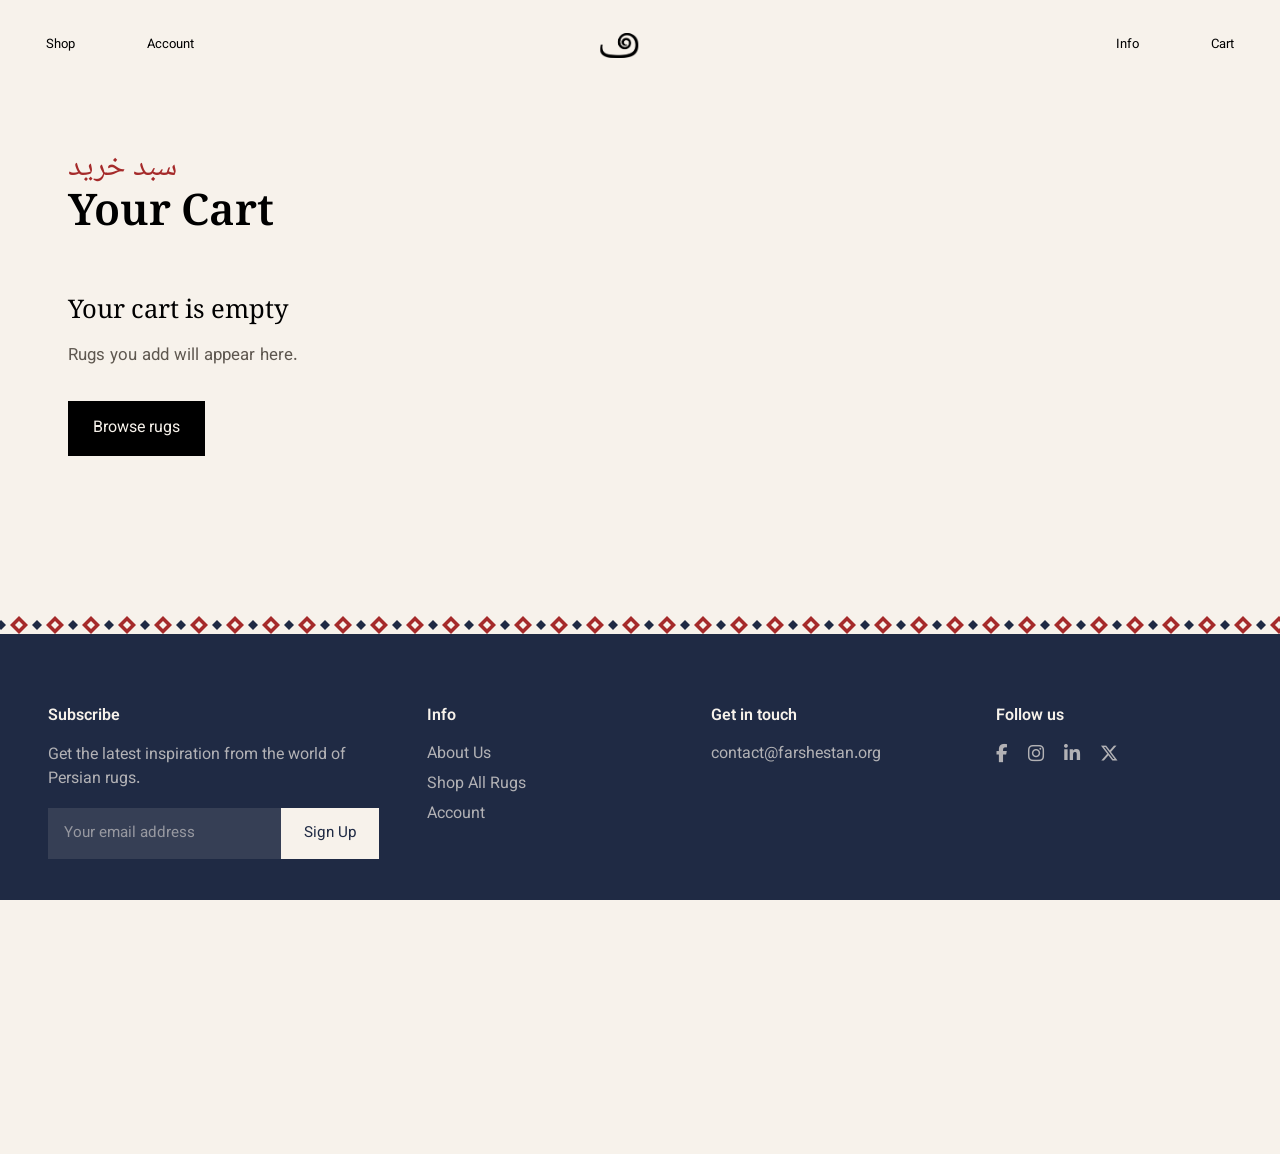
<file: cart.html>
<!DOCTYPE html>
<html lang="en">
<head>
  <meta charset="UTF-8" />
  <meta name="viewport" content="width=device-width, initial-scale=1" />
  <title>Your Cart</title>
  <link rel="icon" type="image/svg+xml" href="assets/favicon.svg">

  <link rel="preconnect" href="https://fonts.googleapis.com">
  <link rel="preconnect" href="https://fonts.gstatic.com" crossorigin>
  <link href="https://fonts.googleapis.com/css2?family=Noto+Naskh+Arabic:wght@400;600&display=swap" rel="stylesheet">

  <link rel="stylesheet" href="site.css" />
  <link rel="stylesheet" href="cart.css" />
  <link rel="stylesheet" href="corners.css" />
</head>
<body>

  <!-- Slide-up panel (Info) -->
  <div id="slidePanel">
    <iframe id="panelContent" src="" title="Information"></iframe>
  </div>


  <main class="cart-page">

    <header class="page-head">
      <h1 class="page-title">Your Cart</h1>
      <p class="page-fa fa" lang="fa" aria-hidden="true">سبد خرید</p>
    </header>

    <div class="cart-page-grid">

      <section id="cartPageItems" class="cart-list"></section>

      <aside class="summary" id="cartPageSummary">
        <h2>Order Summary</h2>
        <div class="summary-line"><span id="cartPageCount">Items</span><span id="cartPageSubtotal">£0</span></div>
        <div class="summary-total"><span>Total</span><span id="cartPageTotal">£0</span></div>
        <p class="summary-note">Shipping and taxes calculated at checkout.</p>
        <a href="/checkout" class="btn btn-block">Checkout</a>
        <a href="/shop" class="btn btn-outline btn-block continue-btn">Continue shopping</a>
      </aside>

    </div>
  </main>


  <!-- Footer -->
  <iframe
    src="footer.html"
    title="Footer"
    style="width: 100%; border: none; display: block;"
    scrolling="no"
    onload="this.style.height = this.contentWindow.document.documentElement.scrollHeight + 'px';"
  ></iframe>


  <script src="cart.js"></script>
  <script src="menu.js"></script>
  <script src="menu-mobile.js"></script>

  <script>
    (function () {
      const list = document.getElementById('cartPageItems');
      const summary = document.getElementById('cartPageSummary');
      const gbp = n => '£' + Number(n).toLocaleString('en-GB', { maximumFractionDigits: 0 });

      function render() {
        const items = window.getCart ? window.getCart() : [];
        list.innerHTML = '';

        if (items.length === 0) {
          summary.hidden = true;
          list.innerHTML = `
            <div class="cart-page-empty">
              <h2>Your cart is empty</h2>
              <p class="lede">Rugs you add will appear here.</p>
              <a class="btn" href="/shop">Browse rugs</a>
            </div>`;
          return;
        }

        summary.hidden = false;

        items.forEach(item => {
          const row = document.createElement('article');
          row.className = 'cart-row';

          const frame = document.createElement('div');
          frame.className = 'cart-row-frame';
          const img = document.createElement('img');
          img.src = item.imgPath || '';
          img.alt = item.name;
          frame.appendChild(img);

          const info = document.createElement('div');
          info.className = 'cart-row-info';

          const name = document.createElement('h3');
          name.textContent = item.name;

          const unit = document.createElement('p');
          unit.className = 'cart-row-unit';
          unit.textContent = gbp(item.price);

          const controls = document.createElement('div');
          controls.className = 'cart-row-controls';

          const qty = document.createElement('div');
          qty.className = 'cart-qty';
          const minus = document.createElement('button');
          minus.type = 'button';
          minus.textContent = '−';
          minus.setAttribute('aria-label', 'Decrease quantity');
          minus.onclick = () => window.updateCartQuantity(item.id, item.quantity - 1);
          const value = document.createElement('span');
          value.textContent = item.quantity;
          const plus = document.createElement('button');
          plus.type = 'button';
          plus.textContent = '+';
          plus.setAttribute('aria-label', 'Increase quantity');
          plus.onclick = () => window.updateCartQuantity(item.id, item.quantity + 1);
          qty.append(minus, value, plus);

          const remove = document.createElement('button');
          remove.type = 'button';
          remove.className = 'cart-remove';
          remove.textContent = 'Remove';
          remove.onclick = () => window.removeFromCart(item.id);

          controls.append(qty, remove);
          info.append(name, unit, controls);

          const line = document.createElement('p');
          line.className = 'cart-row-total';
          line.textContent = gbp(item.price * item.quantity);

          row.append(frame, info, line);
          list.appendChild(row);
        });

        const count = items.reduce((s, i) => s + i.quantity, 0);
        const total = items.reduce((s, i) => s + i.price * i.quantity, 0);
        document.getElementById('cartPageCount').textContent = `Items (${count})`;
        document.getElementById('cartPageSubtotal').textContent = gbp(total);
        document.getElementById('cartPageTotal').textContent = gbp(total);
      }

      window.addEventListener('cart:updated', render);
      window.addEventListener('DOMContentLoaded', render);
    })();
  </script>

</body>
</html>
</file>
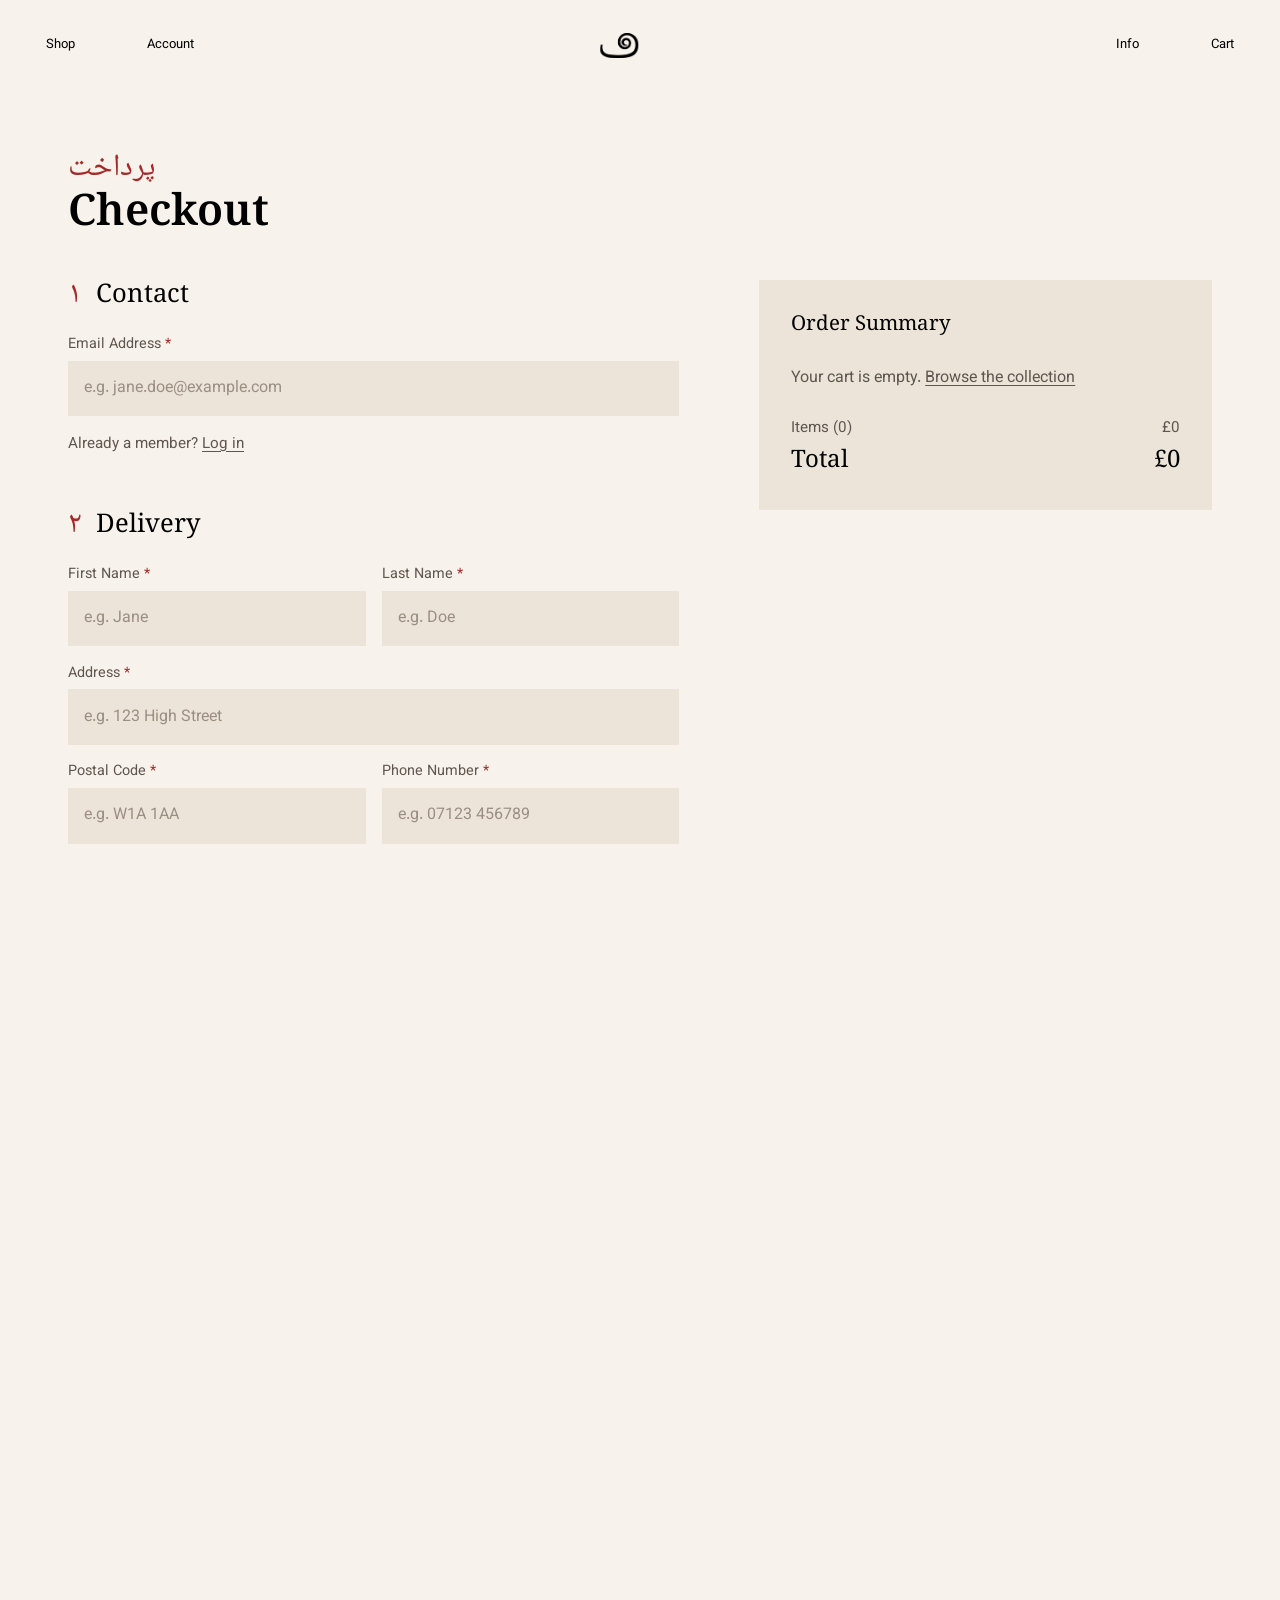
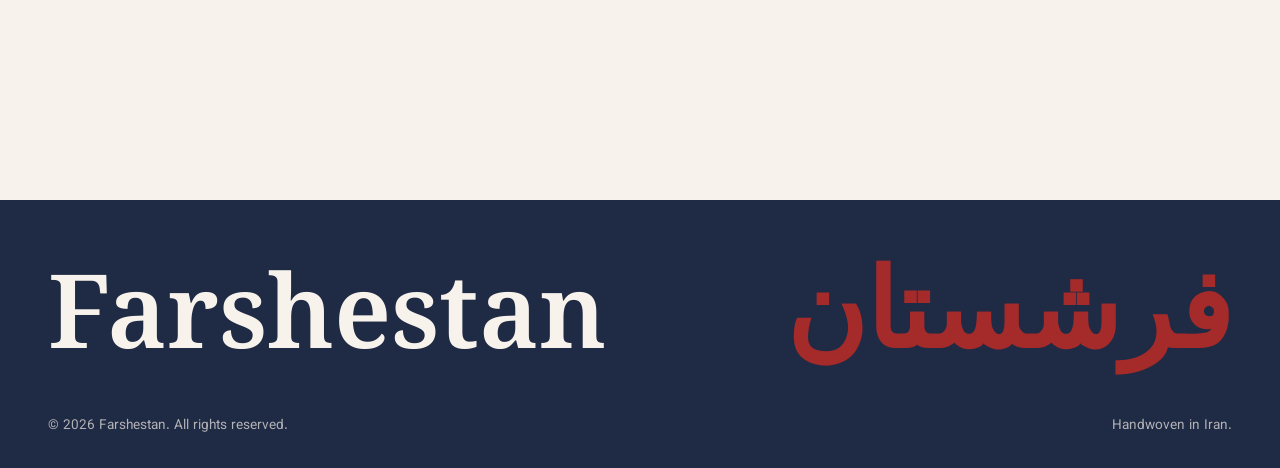
<file: checkout.html>
<!DOCTYPE html>
<html lang="en">
<head>
  <meta charset="UTF-8" />
  <meta name="viewport" content="width=device-width, initial-scale=1" />
  <title>Checkout</title>
  <link rel="icon" type="image/svg+xml" href="assets/favicon.svg">

  <link rel="preconnect" href="https://fonts.googleapis.com">
  <link rel="preconnect" href="https://fonts.gstatic.com" crossorigin>
  <link href="https://fonts.googleapis.com/css2?family=Noto+Naskh+Arabic:wght@400;600&display=swap" rel="stylesheet">

  <link rel="stylesheet" href="site.css" />
  <link rel="stylesheet" href="checkout.css" />
  <link rel="stylesheet" href="corners.css" />
</head>
<body>

  <!-- Slide-up panel (Info) -->
  <div id="slidePanel">
    <iframe id="panelContent" src="" title="Information"></iframe>
  </div>


  <main class="checkout">

    <header class="page-head">
      <h1 class="page-title">Checkout</h1>
      <p class="page-fa fa" lang="fa" aria-hidden="true">پرداخت</p>
    </header>

    <div class="checkout-grid">

      <!-- ===================== FORM ===================== -->

      <section id="checkout-section">

        <form id="checkoutForm">

          <fieldset class="step">
            <legend><span class="step-num" aria-hidden="true">۱</span> Contact</legend>

            <div class="field">
              <label for="email" class="required">Email Address</label>
              <input class="input" type="email" id="email" placeholder="e.g. jane.doe@example.com" autocomplete="email" required />
            </div>

            <p class="login-section">
              Already a member? <a href="/account" class="text-link">Log in</a>
            </p>
          </fieldset>


          <fieldset class="step">
            <legend><span class="step-num" aria-hidden="true">۲</span> Delivery</legend>

            <div class="row-2">
              <div class="field">
                <label for="firstName" class="required">First Name</label>
                <input class="input" type="text" id="firstName" placeholder="e.g. Jane" autocomplete="given-name" required />
              </div>
              <div class="field">
                <label for="lastName" class="required">Last Name</label>
                <input class="input" type="text" id="lastName" placeholder="e.g. Doe" autocomplete="family-name" required />
              </div>
            </div>

            <div class="field">
              <label for="address" class="required">Address</label>
              <input class="input" type="text" id="address" placeholder="e.g. 123 High Street" autocomplete="street-address" required />
            </div>

            <div class="row-2">
              <div class="field">
                <label for="postalCode" class="required">Postal Code</label>
                <input class="input" type="text" id="postalCode" placeholder="e.g. W1A 1AA" autocomplete="postal-code" required />
              </div>
              <div class="field">
                <label for="phone" class="required">Phone Number</label>
                <input class="input" type="tel" id="phone" placeholder="e.g. 07123 456789" autocomplete="tel" required />
              </div>
            </div>
          </fieldset>


          <fieldset class="step">
            <legend><span class="step-num" aria-hidden="true">۳</span> Payment</legend>

            <div class="quick-pay">
              <button type="button" class="btn btn-outline paypal">PayPal</button>
              <button type="button" class="btn btn-outline shop-pay">Shop Pay</button>
            </div>

            <p class="divider">Or pay with card</p>

            <div class="field">
              <label for="cardNumber" class="required">Card Number</label>
              <input class="input" type="text" id="cardNumber" placeholder="e.g. 4242 4242 4242 4242" inputmode="numeric" autocomplete="cc-number" maxlength="19" required />
            </div>

            <div class="row-2">
              <div class="field">
                <label for="expiry" class="required">Expiry (MM/YY)</label>
                <input class="input" type="text" id="expiry" placeholder="e.g. 09/28" inputmode="numeric" autocomplete="cc-exp" maxlength="5" required />
              </div>
              <div class="field">
                <label for="cvc" class="required">CVC</label>
                <input class="input" type="text" id="cvc" placeholder="e.g. 123" inputmode="numeric" autocomplete="cc-csc" maxlength="4" required />
              </div>
            </div>
          </fieldset>

          <button type="submit" class="btn btn-block complete-btn">Complete Purchase</button>

        </form>


        <!-- Shown after the form is submitted -->
        <div id="orderConfirmation" class="confirmation" hidden>
          <h2 id="confirmationTitle">Thank you</h2>
          <p id="confirmationText" class="lede"></p>
          <a href="/shop" class="btn">Continue shopping</a>
        </div>

      </section>


      <!-- ===================== SUMMARY ===================== -->

      <aside id="cart-section" class="summary">
        <h2>Order Summary</h2>
        <div id="cartItems"></div>
        <div class="summary-line"><span id="itemCount">Items</span><span id="summarySubtotal">£0</span></div>
        <div class="summary-total" id="subtotal"><span>Total</span><span>£0</span></div>
      </aside>

    </div>
  </main>


  <!-- Footer -->
  <iframe
    src="footer.html"
    title="Footer"
    style="width: 100%; border: none; display: block;"
    scrolling="no"
    onload="this.style.height = this.contentWindow.document.documentElement.scrollHeight + 'px';"
  ></iframe>


  <script src="cart.js"></script>
  <script src="menu.js"></script>
  <script src="menu-mobile.js"></script>

  <script>
    (function () {
      const itemsEl = document.getElementById('cartItems');
      const subtotalEl = document.getElementById('subtotal');
      const lineSubtotalEl = document.getElementById('summarySubtotal');
      const countEl = document.getElementById('itemCount');

      const gbp = n => '£' + Number(n).toLocaleString('en-GB', { maximumFractionDigits: 0 });

      function render() {
        const items = window.getCart ? window.getCart() : [];
        itemsEl.innerHTML = '';

        if (items.length === 0) {
          itemsEl.innerHTML =
            '<p class="summary-empty">Your cart is empty. <a class="text-link" href="/shop">Browse the collection</a></p>';
        }

        items.forEach(item => {
          const row = document.createElement('div');
          row.className = 'summary-item';

          const img = document.createElement('img');
          img.className = 'summary-thumb';
          img.src = item.imgPath || '';
          img.alt = item.name || 'Product image';

          const info = document.createElement('div');
          const name = document.createElement('p');
          name.className = 'summary-name';
          name.textContent = item.name || 'Unnamed product';
          const qty = document.createElement('span');
          qty.className = 'summary-qty';
          qty.textContent = `Qty ${item.quantity || 1}`;
          info.append(name, qty);

          const price = document.createElement('span');
          price.className = 'summary-price';
          price.textContent = gbp((item.price || 0) * (item.quantity || 1));

          row.append(img, info, price);
          itemsEl.appendChild(row);
        });

        const count = items.reduce((s, i) => s + (i.quantity || 1), 0);
        const total = items.reduce((s, i) => s + (i.price || 0) * (i.quantity || 1), 0);

        countEl.textContent = `Items (${count})`;
        lineSubtotalEl.textContent = gbp(total);
        subtotalEl.innerHTML = `<span>Total</span><span>${gbp(total)}</span>`;
      }

      window.addEventListener('cart:updated', render);
      window.addEventListener('DOMContentLoaded', render);


      /* Light input formatting */
      const cardNumber = document.getElementById('cardNumber');
      cardNumber.addEventListener('input', () => {
        const digits = cardNumber.value.replace(/\D/g, '').slice(0, 16);
        cardNumber.value = digits.replace(/(.{4})/g, '$1 ').trim();
      });

      const expiry = document.getElementById('expiry');
      expiry.addEventListener('input', e => {
        let digits = expiry.value.replace(/\D/g, '').slice(0, 4);
        if (digits.length > 2) digits = digits.slice(0, 2) + '/' + digits.slice(2);
        expiry.value = digits;
      });

      const cvc = document.getElementById('cvc');
      cvc.addEventListener('input', () => {
        cvc.value = cvc.value.replace(/\D/g, '').slice(0, 4);
      });


      /* Submit */
      const form = document.getElementById('checkoutForm');
      form.addEventListener('submit', e => {
        e.preventDefault();

        const first = document.getElementById('firstName').value.trim();
        const email = document.getElementById('email').value.trim();

        document.getElementById('confirmationTitle').textContent =
          first ? `Thank you, ${first}` : 'Thank you';
        document.getElementById('confirmationText').textContent =
          `Your order has been placed. A confirmation will be sent to ${email}.`;

        form.hidden = true;
        document.getElementById('orderConfirmation').hidden = false;
        window.scrollTo({ top: 0, behavior: 'smooth' });

        if (window.clearCart) window.clearCart();
      });
    })();
  </script>

</body>
</html>
</file>
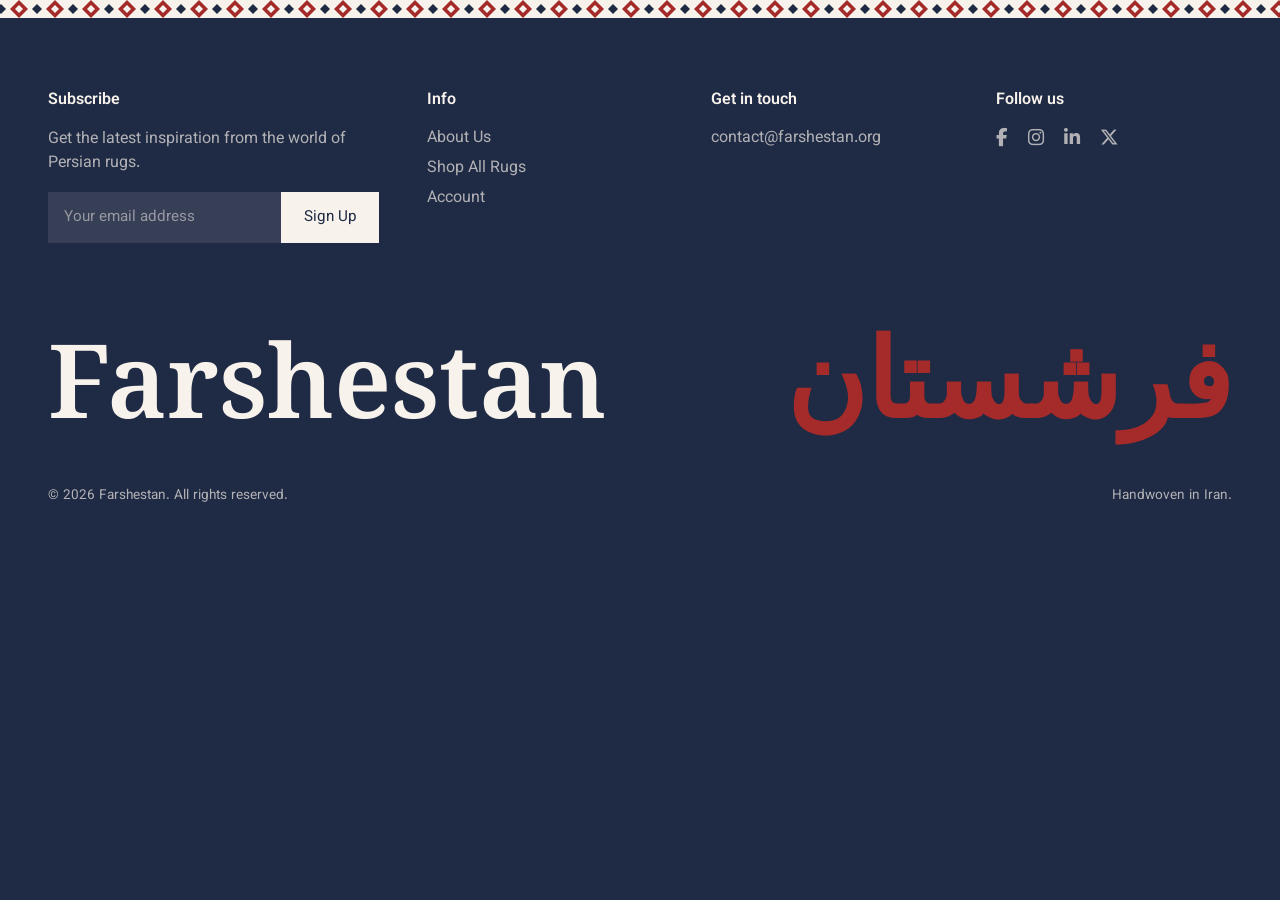
<file: footer.html>
<!DOCTYPE html>
<html lang="en">
<head>
  <meta charset="UTF-8" />
  <meta name="viewport" content="width=device-width, initial-scale=1" />
  <title>Footer</title>

  <!-- Footer lives in an iframe: open every link in the main window -->
  <base target="_top">

  <link rel="preconnect" href="https://fonts.googleapis.com">
  <link rel="preconnect" href="https://fonts.gstatic.com" crossorigin>
  <link href="https://fonts.googleapis.com/css2?family=Noto+Naskh+Arabic:wght@400;600&display=swap" rel="stylesheet">
  <link rel="stylesheet" href="https://cdnjs.cloudflare.com/ajax/libs/font-awesome/6.4.2/css/all.min.css" />

  <style>
    @font-face {
      font-family: 'Vazirmatn';
      src: url('assets/Vazirmatn.ttf') format('truetype');
      font-display: swap;
    }

    :root {
      --cream: #f7f2eb;
      --indigo: #1f2a44;
      --madder: #A52A2A;
      --soft: rgba(247, 242, 235, 0.68);
    }

    * {
      margin: 0;
      padding: 0;
      box-sizing: border-box;
    }

    body {
      background: var(--indigo);
      color: var(--cream);
      font-family: 'Vazirmatn', sans-serif;
      line-height: 1.35;
      -webkit-font-smoothing: antialiased;
    }

    /* A woven guard border, like the edge of a rug */
    .guard {
      height: 18px;
      background-color: var(--cream);
      background-image: url("data:image/svg+xml,%3Csvg xmlns='http://www.w3.org/2000/svg' width='36' height='18' viewBox='0 0 36 18'%3E%3Cpath d='M0 9 9 0 18 9 9 18Z' fill='%23A52A2A'/%3E%3Cpath d='M9 5 13 9 9 13 5 9Z' fill='%23f7f2eb'/%3E%3Cpath d='M27 4 32 9 27 14 22 9Z' fill='%231f2a44'/%3E%3C/svg%3E");
      background-repeat: repeat-x;
      background-position: center;
    }

    .footer {
      padding: 4.5rem 3rem 2rem;
    }

    .footer-row {
      display: grid;
      grid-template-columns: 1.4fr 1fr 1fr 1fr;
      gap: 3rem;
    }

    .footer-col h4 {
      margin-bottom: 1rem;
      font-size: 1rem;
      font-weight: 600;
    }

    .footer-col ul {
      list-style: none;
    }

    .footer-col li {
      margin-bottom: 0.55rem;
    }

    .footer a {
      color: var(--soft);
      text-decoration: none;
      transition: color 0.3s ease;
    }

    .footer a:hover {
      color: var(--cream);
    }

    .footer :focus-visible {
      outline: 2px solid var(--cream);
      outline-offset: 3px;
    }

    .subscribe-text {
      margin-bottom: 1rem;
      color: var(--soft);
      max-width: 34ch;
      line-height: 1.5;
    }

    .subscribe-form {
      display: flex;
      max-width: 400px;
    }

    .subscribe-form input[type="email"] {
      flex: 1;
      min-width: 0;
      padding: 0.85rem 1rem;
      border: 0;
      border-radius: 0;
      background: rgba(247, 242, 235, 0.1);
      color: var(--cream);
      font-family: inherit;
      font-size: 0.95rem;
      outline: none;
    }

    .subscribe-form input[type="email"]::placeholder {
      color: rgba(247, 242, 235, 0.5);
    }

    .subscribe-form input[type="email"]:focus {
      background: rgba(247, 242, 235, 0.18);
    }

    .subscribe-form button {
      padding: 0.85rem 1.4rem;
      border: 0;
      border-radius: 0;
      background: var(--cream);
      color: var(--indigo);
      font-family: inherit;
      font-size: 0.95rem;
      cursor: pointer;
      transition: background-color 0.3s ease, color 0.3s ease;
    }

    .subscribe-form button:hover {
      background: var(--madder);
      color: var(--cream);
    }

    .subscribe-thanks {
      margin-top: 0.75rem;
      color: var(--soft);
    }

    .socials {
      display: flex;
      gap: 1.25rem;
    }

    .socials li {
      margin: 0;
    }

    .socials a {
      font-size: 1.15rem;
    }

    /* Name in both scripts, set large */
    .footer-wordmark {
      display: flex;
      align-items: baseline;
      justify-content: space-between;
      flex-wrap: wrap;
      gap: 0 2rem;
      margin-top: 5rem;
      font-family: 'Noto Naskh Arabic', serif;
      font-weight: 600;
      line-height: 1;
    }

    .footer-wordmark .latin {
      font-size: clamp(2.5rem, 8vw, 8rem);
    }

    .footer-wordmark .fa {
      direction: rtl;
      font-size: clamp(2.75rem, 8.5vw, 8.5rem);
      color: #A52A2A;
    }

    .footer-bottom {
      display: flex;
      justify-content: space-between;
      gap: 1rem;
      margin-top: 2.5rem;
      font-size: 0.85rem;
      color: var(--soft);
    }

    @media (max-width: 900px) {
      .footer-row {
        grid-template-columns: 1fr 1fr;
      }

      .footer-col.subscribe {
        grid-column: 1 / -1;
      }
    }

    @media (max-width: 600px) {
      .footer {
        padding: 3rem 1rem 1.5rem;
      }

      .footer-row {
        grid-template-columns: 1fr;
        gap: 2rem;
      }

      .footer-bottom {
        flex-direction: column;
      }
    }
  </style>
  <link rel="stylesheet" href="corners.css" />
</head>
<body>

  <div class="guard" aria-hidden="true"></div>

  <footer class="footer">

    <div class="footer-row">

      <div class="footer-col subscribe">
        <h4>Subscribe</h4>
        <p class="subscribe-text">Get the latest inspiration from the world of Persian rugs.</p>
        <form class="subscribe-form" action="#" method="post">
          <input type="email" name="email" placeholder="Your email address" aria-label="Email address" required />
          <button type="submit">Sign Up</button>
        </form>
        <p class="subscribe-thanks" hidden>Thank you for subscribing.</p>
      </div>

      <div class="footer-col">
        <h4>Info</h4>
        <ul>
          <li><a href="/info">About Us</a></li>
          <li><a href="/shop">Shop All Rugs</a></li>
          <li><a href="/account">Account</a></li>
        </ul>
      </div>

      <div class="footer-col">
        <h4>Get in touch</h4>
        <ul>
          <li><a href="mailto:contact@farshestan.org">contact@farshestan.org</a></li>
        </ul>
      </div>

      <div class="footer-col">
        <h4>Follow us</h4>
        <ul class="socials">
          <li><a href="#" aria-label="Facebook"><i class="fab fa-facebook-f"></i></a></li>
          <li><a href="#" aria-label="Instagram"><i class="fab fa-instagram"></i></a></li>
          <li><a href="#" aria-label="LinkedIn"><i class="fab fa-linkedin-in"></i></a></li>
          <li><a href="#" aria-label="X"><i class="fab fa-x-twitter"></i></a></li>
        </ul>
      </div>

    </div>

    <div class="footer-wordmark">
      <span class="latin">Farshestan</span>
      <span class="fa" lang="fa">فرشستان</span>
    </div>

    <div class="footer-bottom">
      <p>&copy; <span id="year">2026</span> Farshestan. All rights reserved.</p>
      <p>Handwoven in Iran.</p>
    </div>

  </footer>

  <script>
    document.getElementById('year').textContent = new Date().getFullYear();

    const form = document.querySelector('.subscribe-form');
    form.addEventListener('submit', e => {
      e.preventDefault();
      form.hidden = true;
      document.querySelector('.subscribe-thanks').hidden = false;
    });
  </script>

</body>
</html>
</file>
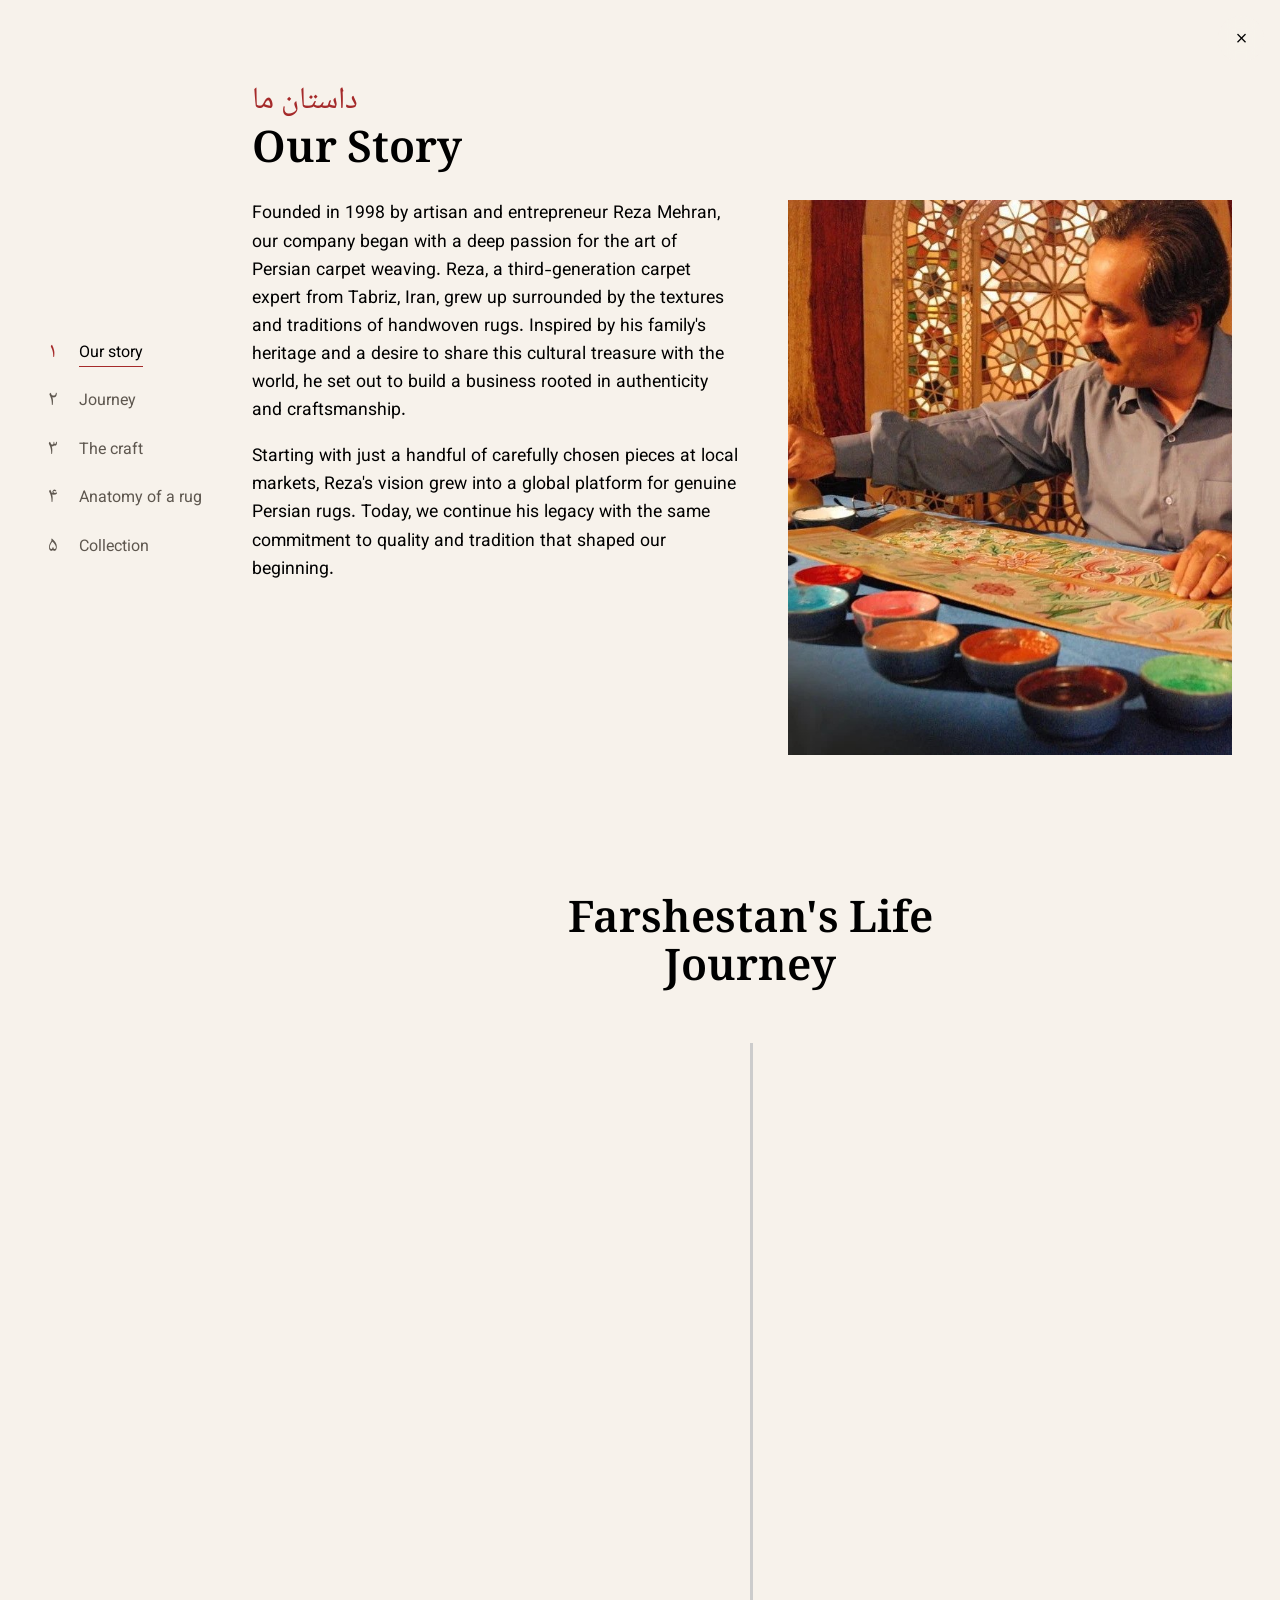
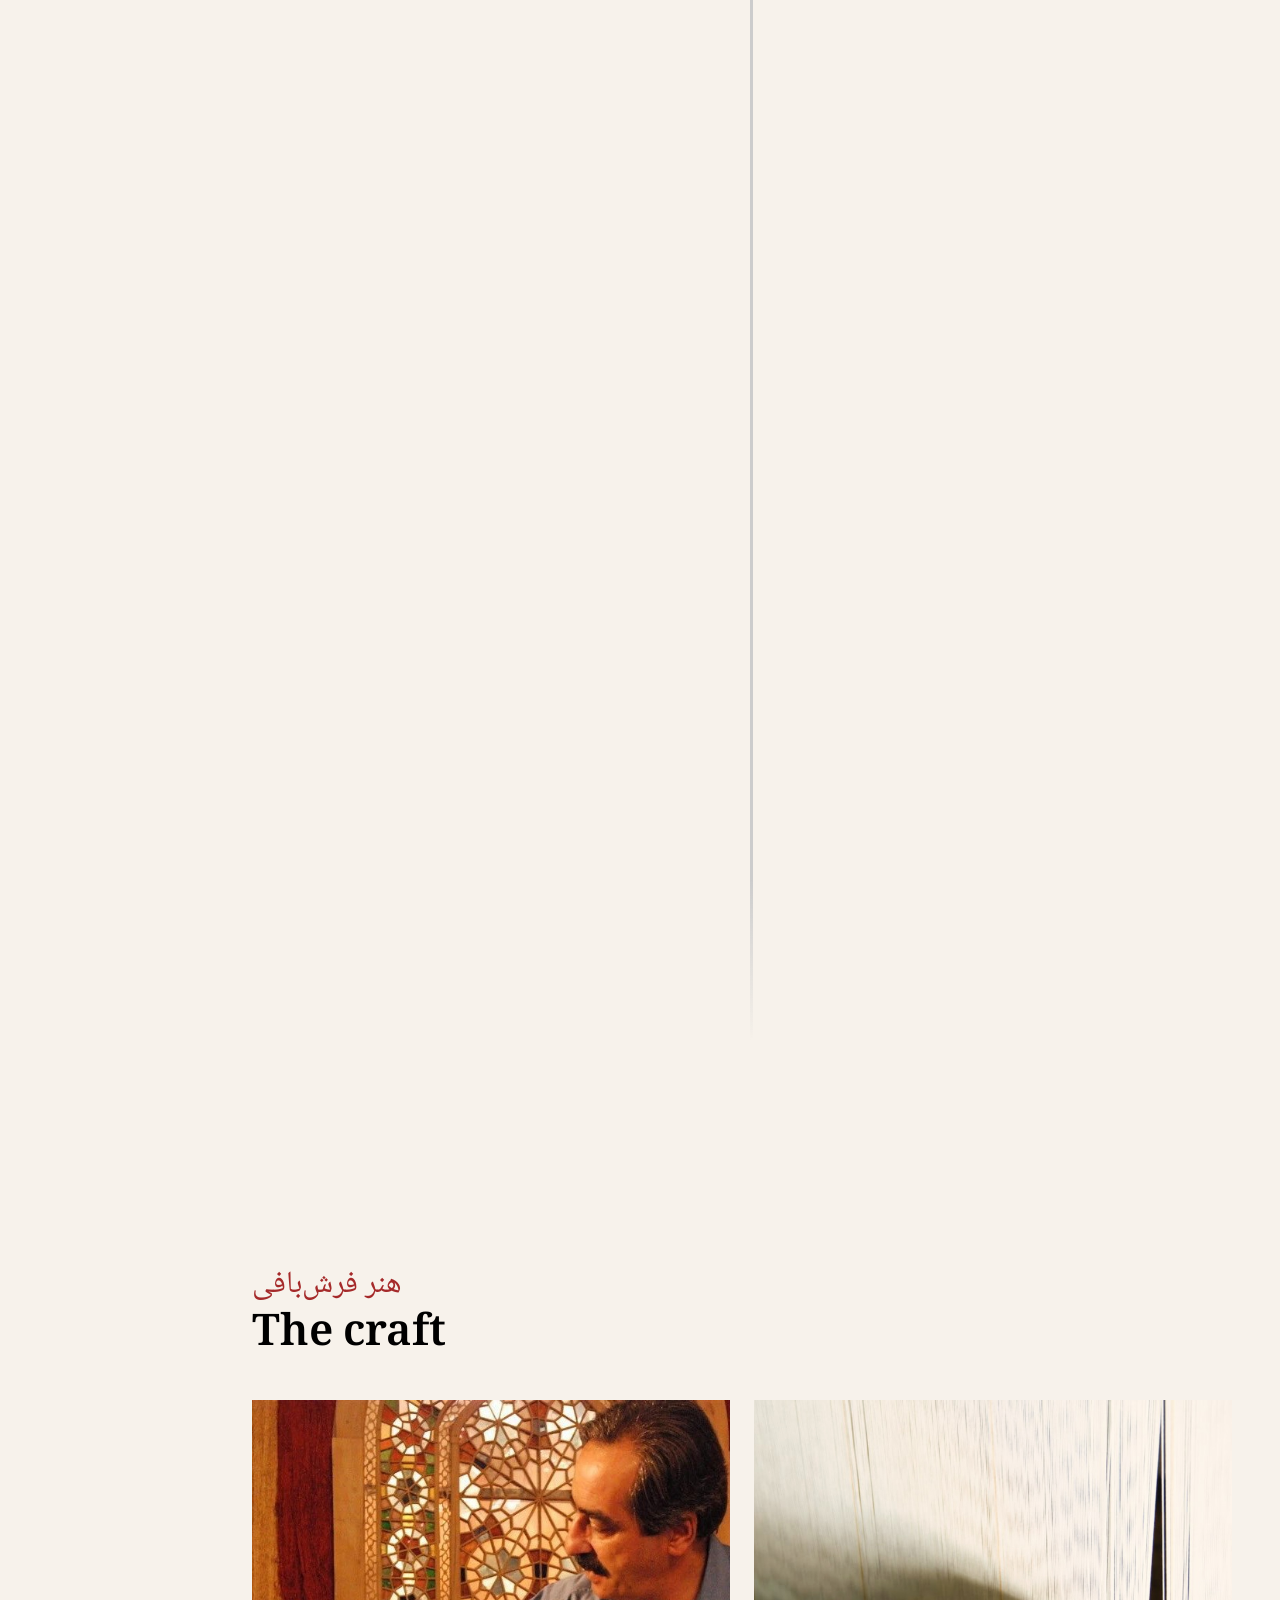
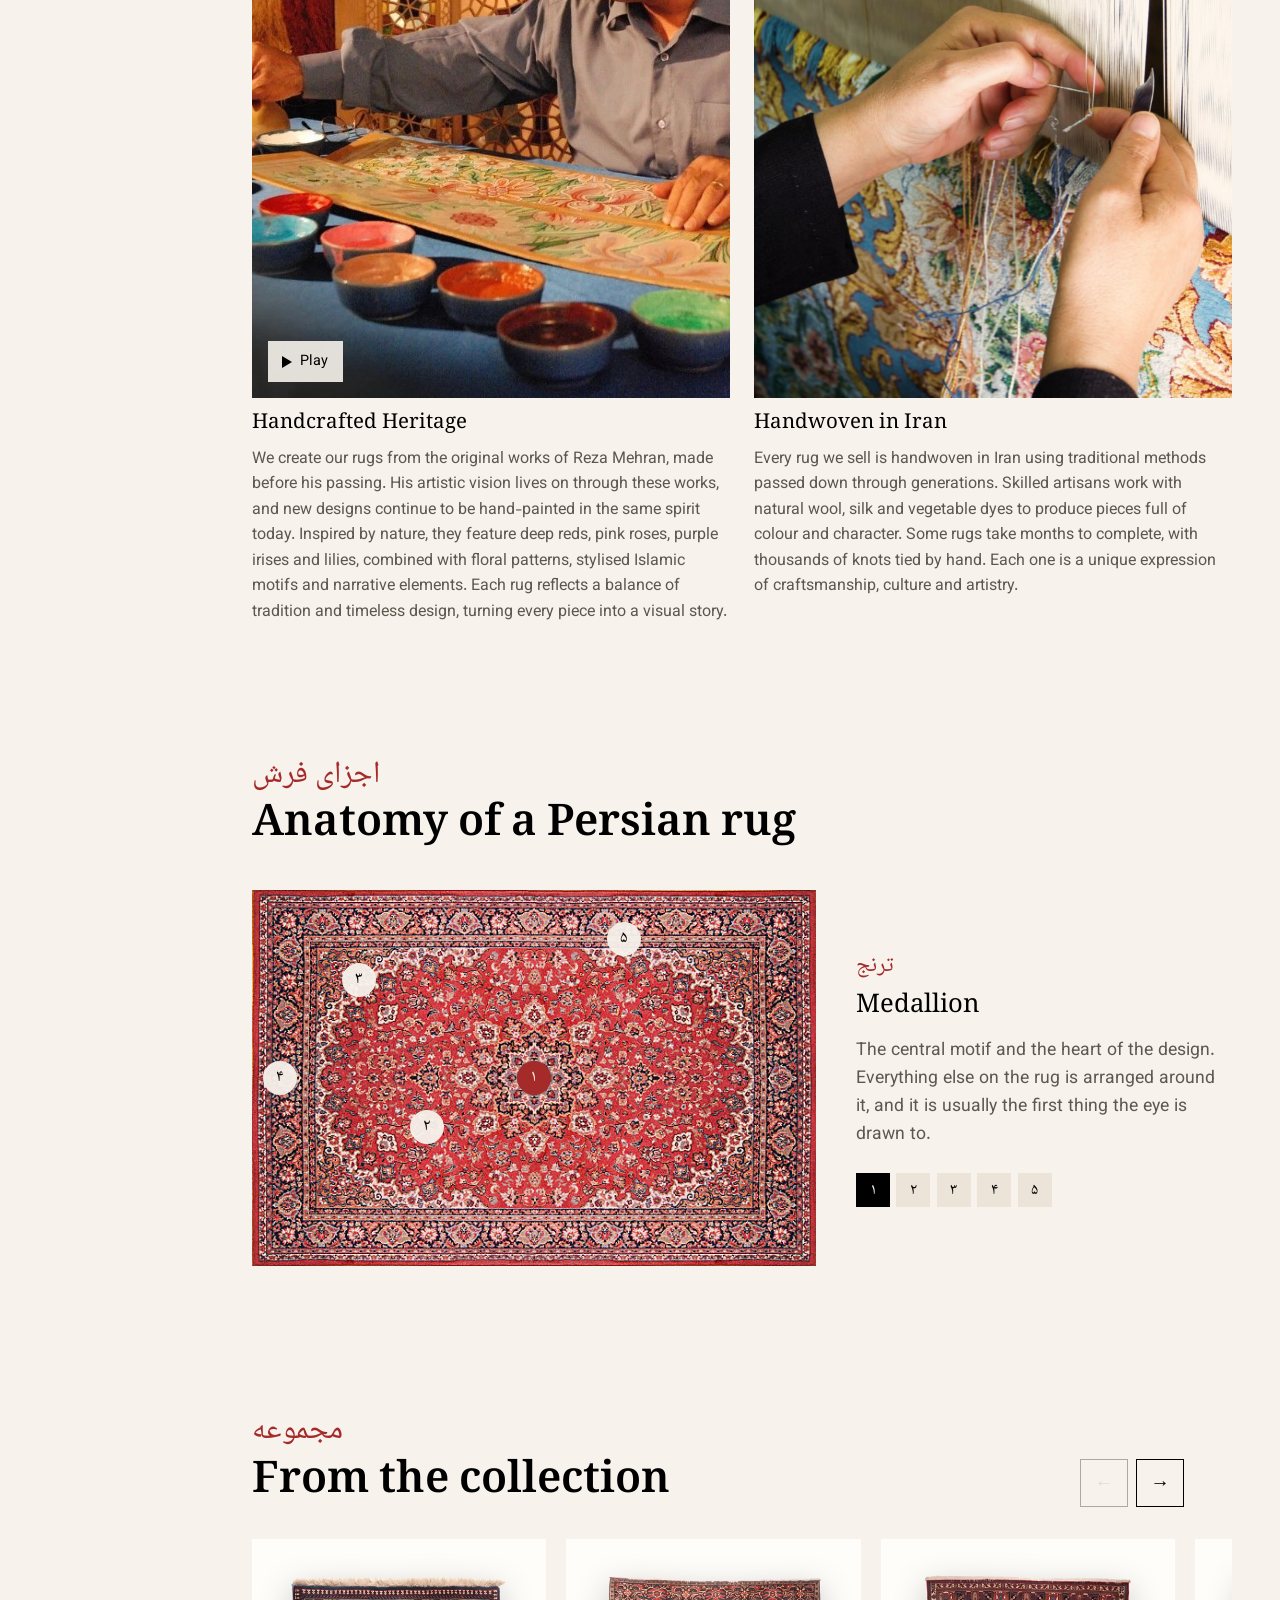
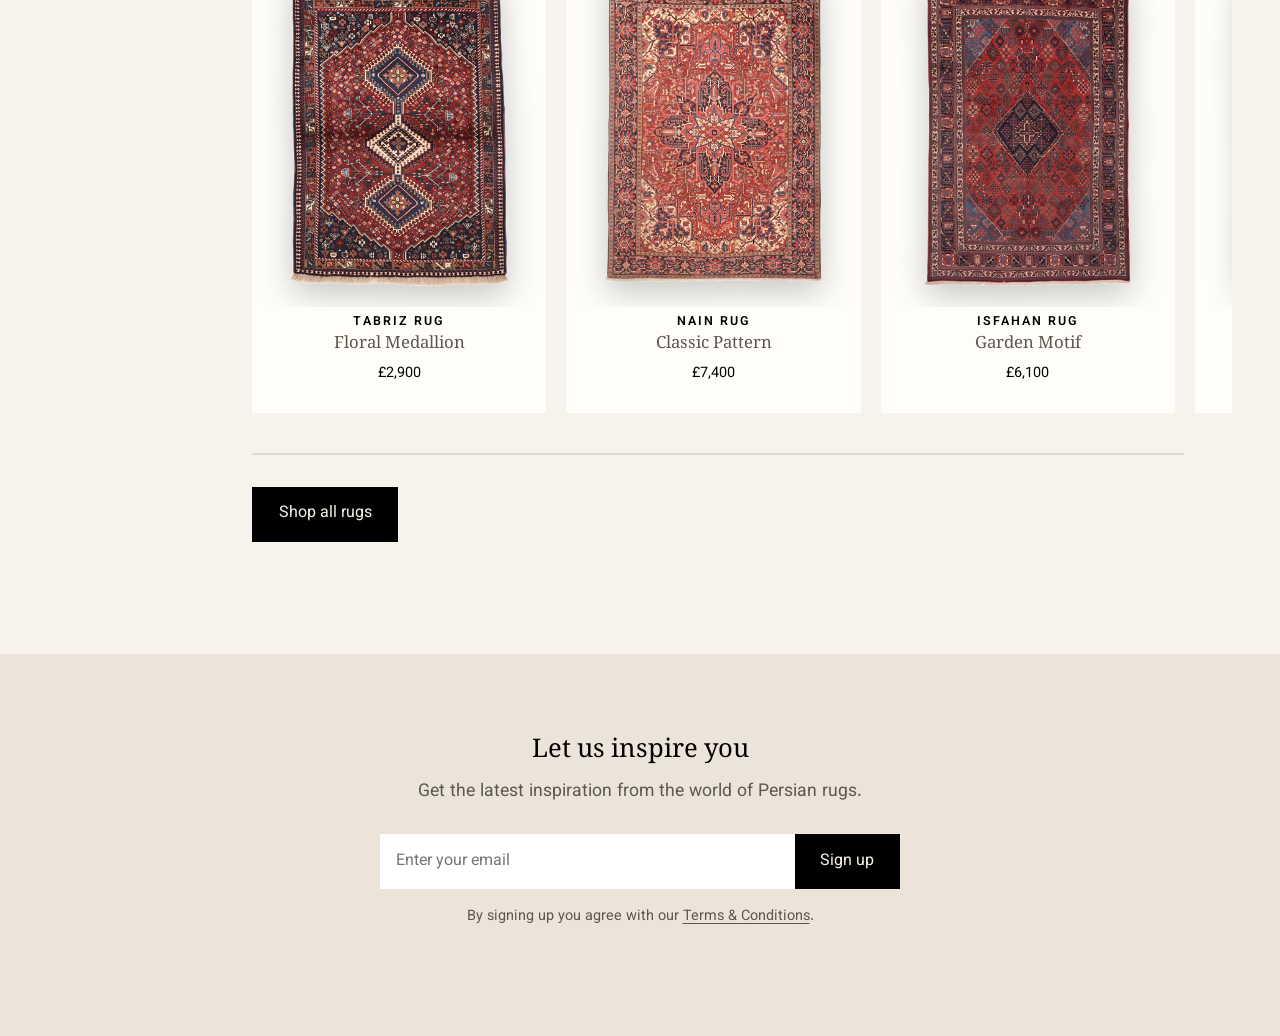
<file: other-page.html>
<!DOCTYPE html>
<html lang="en">
<head>
  <meta charset="UTF-8">
  <meta name="viewport" content="width=device-width, initial-scale=1">
  <title>Info</title>
  <link rel="icon" type="image/svg+xml" href="assets/favicon.svg">
  <link rel="preconnect" href="https://fonts.googleapis.com">
  <link rel="preconnect" href="https://fonts.gstatic.com" crossorigin>
  <link href="https://fonts.googleapis.com/css2?family=Noto+Naskh+Arabic:wght@400;600&display=swap" rel="stylesheet">
  <!-- Links inside this page open in the main window (it is also shown inside the Info panel) -->
  <base target="_top">
  <style>

    @font-face { font-family: 'Vazirmatn'; src: url('assets/Vazirmatn.ttf') format('truetype'); font-display: swap; }
    @font-face { font-family: 'Naskh Local'; src: url('assets/NotoNaskhArabic.ttf') format('truetype'); font-display: swap; }

    :root {
      /* Type scale shared by every page (the homepage headline sets it) */
      --h-display: clamp(1.75rem, 3.4vw, 2.75rem);   /* page titles and section headings */
      --h-fa: clamp(1.5rem, 2.4vw, 2rem);            /* the Persian word above a heading */
      --h-title: clamp(1.4rem, 2vw, 1.75rem);        /* product names, empty states, smaller headings */
      --h-sub: clamp(1.2rem, 1.6vw, 1.45rem);        /* card and list headings */

      --cream: #f7f2eb;
      --sand: #ece4d8;
      --paper: #ffffff;
      --ink: #000000;
      --muted: #5e574f;
      --madder: #A52A2A;
      --indigo: #1f2a44;
      --serif: 'Noto Naskh Arabic', 'Naskh Local', serif;
      --sans: 'Vazirmatn', sans-serif;
      --gutter: 3rem;
      --ease: cubic-bezier(0.22, 1, 0.36, 1);
    }

    *, *::before, *::after { box-sizing: border-box; }
    html { scroll-behavior: smooth; }
    body {
      margin: 0;
      background: var(--cream);
      color: var(--ink);
      font-family: var(--sans);
      line-height: 1.4;
      -webkit-font-smoothing: antialiased;
    }
    img, video { display: block; max-width: 100%; }
    a { color: inherit; }
    :focus-visible { outline: 2px solid var(--madder); outline-offset: 3px; }
    .fa { font-family: var(--serif); direction: rtl; unicode-bidi: isolate; }
    p { font-size: 1.1rem; line-height: 1.6; }

    /* Close (works in the Info panel and when opened directly at /info) */
    .close-button {
      position: fixed; top: 1rem; right: 1rem; z-index: 9999;
      width: 46px; height: 46px; border: 0; border-radius: 50%;
      background: rgba(247, 242, 235, 0.85);
      backdrop-filter: blur(8px); -webkit-backdrop-filter: blur(8px);
      color: #000; font-family: var(--sans); font-size: 1.7rem; font-weight: 200; line-height: 1;
      cursor: pointer; transition: transform 0.35s var(--ease), background-color 0.3s;
    }
    .close-button:hover { transform: rotate(90deg); background: #fff; }

    .btn {
      display: inline-flex; align-items: center; justify-content: center;
      padding: 0.95rem 1.6rem; border: 1px solid var(--ink);
      background: var(--ink); color: var(--cream);
      font-family: var(--sans); font-size: 1rem; text-decoration: none; cursor: pointer;
      transition: background-color 0.3s, border-color 0.3s, color 0.3s;
    }
    .btn:hover { background: var(--indigo); border-color: var(--indigo); }

    .section-title {
      margin: 0;
      font-family: var(--serif); font-weight: 600;
      font-size: var(--h-display); line-height: 1.1;
    }
    .section-fa {
      display: block; margin-bottom: 0.35rem;
      font-family: var(--serif); direction: rtl; text-align: left;
      font-size: var(--h-fa); color: var(--madder);
    }

    /* Timeline headings/text (the timeline itself is unchanged) */
    .journey-title {
      text-align: center; margin: 6rem 0 0;
      font-family: var(--serif); font-weight: 600;
      font-size: var(--h-display); line-height: 1.1;
    }
    .timeline h4 { margin: 0 0 0.5rem; font-family: var(--serif); font-weight: normal; font-size: 2rem; }
    .timeline p { margin: 0; font-size: 1.05rem; line-height: 1.6; }
    /* The timeline was laid out with the browser's default box model; keep it */
    .timeline, .timeline *, .timeline *::before, .timeline *::after, .timeline::before, .timeline::after { box-sizing: content-box; }
    .timeline-item:hover::before { transform: translate(-50%, -50%) scale(1.25); transition: transform 0.3s var(--ease); }

    /* ---------- Featured carousel ---------- */
    .featured { padding: 5rem 0 4rem; }
    .featured-head {
      display: flex; align-items: flex-end; justify-content: space-between; gap: 2rem;
      padding: 0 var(--gutter); margin-bottom: 2rem;
    }
    .car-nav { display: flex; gap: 0.5rem; }
    .car-btn {
      width: 48px; height: 48px; border: 1px solid var(--ink); background: transparent;
      font-size: 1.2rem; cursor: pointer; transition: background-color 0.25s, color 0.25s, opacity 0.25s;
    }
    .car-btn:hover:not(:disabled) { background: var(--ink); color: var(--cream); }
    .car-btn:disabled { opacity: 0.3; cursor: default; }
    .car-track {
      display: flex; gap: 1.25rem; overflow-x: auto; padding: 0 var(--gutter) 2.5rem;
      scroll-snap-type: x mandatory; scroll-padding: 0 var(--gutter);
      scrollbar-width: none; cursor: grab; outline: none;
    }
    .car-track::-webkit-scrollbar { display: none; }
    .car-track.dragging { cursor: grabbing; scroll-snap-type: none; }
    .car-track.dragging .car-card { pointer-events: none; }
    .car-card {
      flex: 0 0 clamp(220px, 23vw, 300px); scroll-snap-align: start;
      text-decoration: none; color: inherit;
    }
    .car-card { background: #fffdf9; transition: box-shadow 0.4s ease; }
    .car-card:hover { box-shadow: 0 14px 34px rgba(60, 40, 20, 0.1); }
    .car-img { aspect-ratio: 4 / 5; padding: 2.2rem 2.2rem 1.2rem; overflow: hidden; }
    .car-img img { width: 100%; height: 100%; object-fit: contain; filter: drop-shadow(0 10px 16px rgba(0, 0, 0, 0.22)); transition: transform 0.8s var(--ease); -webkit-user-drag: none; user-select: none; }
    .car-card:hover .car-img img { transform: scale(1.05); }
    /* gallery label: town in small capitals, design in serif, price beneath */
    .car-cap { display: block; padding: 0.4rem 1rem 1.8rem; text-align: center; }
    .car-cap span { display: block; }
    .car-cap .t-town { font-size: 0.78rem; font-weight: 600; letter-spacing: 0.16em; text-transform: uppercase; line-height: 1.5; color: var(--ink); }
    .car-cap .t-design { font-family: var(--serif); font-size: 1.05rem; line-height: 1.5; color: var(--muted); }
    .car-cap .t-price { margin-top: 0.45rem; font-size: 0.9rem; color: var(--ink); white-space: nowrap; }
    .car-card:hover .car-cap .t-town { color: var(--madder); }
    .car-progress { margin: 0 var(--gutter) 0; height: 2px; background: rgba(0,0,0,0.1); }
    .car-progress span { display: block; height: 100%; width: 0; background: var(--madder); transition: width 0.2s; }
    .featured-cta { padding: 2rem var(--gutter) 0; }

    /* ---------- Sign-up ---------- */
    .signup { padding: 5rem var(--gutter); text-align: center; background: var(--sand); }
    .signup h2 { margin: 0 0 0.5rem; font-family: var(--serif); font-weight: normal; font-size: var(--h-title); }
    .signup > p { margin: 0 auto 1.75rem; color: var(--muted); max-width: 46ch; }
    .signup-form { display: flex; max-width: 520px; margin: 0 auto 1rem; }
    .signup-form input {
      flex: 1; min-width: 0; padding: 0.95rem 1rem; border: 0; border-radius: 0;
      background: var(--paper); font-family: var(--sans); font-size: 1rem; outline: none;
    }
    .signup-form input:focus { box-shadow: inset 0 -2px 0 var(--ink); }
    .signup-form button { border: 0; }
    .signup-terms { font-size: 0.9rem; color: var(--muted); margin: 0; }
    .signup-terms a { text-underline-offset: 3px; }
    .signup-done { display: none; font-family: var(--serif); font-size: 1.5rem; margin: 0 0 1rem; }
    .signup.is-done .signup-form, .signup.is-done .signup-terms { display: none; }
    .signup.is-done .signup-done { display: block; animation: rise 0.6s var(--ease); }
    @keyframes rise { from { opacity: 0; transform: translateY(10px); } to { opacity: 1; transform: none; } }

    /* ---------- Video play/pause ---------- */
    .media { position: relative; background: #000; overflow: hidden; }
    .media video, .media img { width: 100%; height: 100%; object-fit: cover; }
    .play-toggle {
      position: absolute; left: 1rem; bottom: 1rem; z-index: 2;
      display: inline-flex; align-items: center; gap: 0.5rem;
      padding: 0.55rem 0.9rem; border: 0;
      background: rgba(247, 242, 235, 0.9); color: #000;
      font-family: var(--sans); font-size: 0.9rem; cursor: pointer;
    }
    .play-toggle:hover { background: #fff; }
    .play-toggle i { width: 10px; height: 12px; display: inline-block; border-left: 3px solid #000; border-right: 3px solid #000; }
    .play-toggle.paused i { border: 0; border-left: 10px solid #000; border-top: 6px solid transparent; border-bottom: 6px solid transparent; width: 0; height: 0; }

    @media (max-width: 700px) {
      :root { --gutter: 1.25rem; }
      .signup-form { flex-direction: column; gap: 0.5rem; }
      .featured-head { align-items: flex-start; flex-direction: column; gap: 1rem; }
    }

    /* Timeline CSS START */
    .timeline {
      position: relative;
      max-width: 900px;
      margin: 3rem auto 6rem;
      padding: 0 20px;
      overflow: visible;
        z-index: 1;
    }

    /* The actual timeline (the vertical ruler) */
    .timeline::after {
      content: '';
      position: absolute;
      width: 3px;
      background-color: #000;
      top: 0;
      bottom: 0;
      left: 50%;
      margin-left: 0px;
    }

    /* Container around content */
    .timeline-item {
      padding: 1rem 2rem;
      position: relative;
      width: 50%;
      opacity: 0;
      transform: translateY(40px);
        z-index: 1000; 
      /* transition: all 0.6s ease-out; */
    }

    /* Show timeline items when active */
    .timeline-item.active {
      opacity: 1;
      transform: translateY(0);
    }

    /* Left side timeline */
    .timeline-item.left {
      left: -7%;
    }

    /* Right side timeline */
    .timeline-item.right {
      left: 50%;
    }

    /* Content inside timeline item */
    .timeline-content {
      padding: 1rem 2rem;
      /* background-color: #f7f2eb; */
      position: relative;
      border-radius: 6px;
      /* border: 1px solid #000; */
    }

.timeline-item::before {
  content: '';
  position: absolute;
  width: 15px;
  height: 15px;
  background-color: #A52A2A;
  border: 5px solid #f7f2eb;
  border-radius: 50%;
  top: 50%;
  left: 100%;
  transform: translate(-50%, -50%);
  z-index: 1100;
}

.timeline-item.right::before {
  left: 1.5px;
  /* transform: translate(-50%, -50%); */
}


.timeline {
  --scroll-progress: 0;
}

/* The vertical ruler track */
.timeline::after {
  content: '';
  position: absolute;
  width: 3px;
  /* background-color: #ccc;  */
      background: linear-gradient(to bottom, #ccc 90%, rgba(204, 204, 204, 0));
  top: 0;
  bottom: 0;
  left: 50%;
  /* margin-left: -3px; */
  z-index: 0;
}

/* The animated fill color */
.timeline::before {
  content: '';
  position: absolute;
  width: 3px;
  /* background-color: #A52A2A; */
      background: linear-gradient(to bottom, #A52A2A 95%, rgba(204, 204, 204, 0));
  top: 0;
  left: 50%;
  /* margin-left: -3px; */
  height: calc(var(--scroll-progress) * 100%);
  z-index: 1;
  transition: height 0.05s ease-out;
}

.video-container {
  position: relative;
  width: 100%;
  max-width: 100vw;
  overflow: hidden;
}

.video-container video {
  width: 100%;
  height: auto;
  display: block;
}

.video-overlay-text {
  position: absolute;
  top: 50%;
  left: 50%;
  transform: translate(-50%, -50%);
  color: white;
  background-color: rgba(0, 0, 0, 0.5);
  padding: 0.5rem 2rem;
  border-radius: 12px;
  font-size: 2rem;
  font-family: 'Noto Naskh Arabic';
  letter-spacing: 1.5px;
  text-align: center;
  transition: opacity 0.3s ease;
  pointer-events: none; /* Allows mouse events to pass through */
}


.video-container:hover .video-overlay-text {
  opacity: 0;
}




    @media screen and (max-width: 768px) {
      .timeline::after {
        left: 20px;
      }
      .timeline-item {
        width: 100%;
        padding-left: 40px;
        padding-right: 25px;
      }
      .timeline-item.right, .timeline-item.left {
        left: 0;
      }
      .timeline-item::before {
        left: 10px;
        right: auto;
      }
    }
    /* Timeline CSS END */

    .layout { display: grid; grid-template-columns: 220px minmax(0, 1fr); }
    .chapters {
      position: sticky; top: 0; align-self: start; height: 100vh;
      display: flex; flex-direction: column; justify-content: center; gap: 0.25rem;
      padding: 2rem 0 2rem var(--gutter);
    }
    .chapters a {
      display: flex; align-items: baseline; gap: 0.75rem;
      padding: 0.45rem 0; text-decoration: none; color: var(--muted);
      transition: color 0.3s;
    }
    .chapters a .num { font-family: var(--serif); font-size: 1.35rem; color: var(--muted); min-width: 1.2rem; transition: color 0.3s; }
    .chapters a .label { position: relative; font-size: 1rem; }
    .chapters a .label::after {
      content: ''; position: absolute; left: 0; bottom: -2px; height: 1.5px; width: 0;
      background: var(--madder); transition: width 0.45s var(--ease);
    }
    .chapters a:hover { color: var(--ink); }
    .chapters a.active { color: var(--ink); }
    .chapters a.active .num { color: var(--madder); }
    .chapters a.active .label::after { width: 100%; }

    .content { min-width: 0; }
    .chapter { padding: 5rem var(--gutter) 3rem 2rem; scroll-margin-top: 1rem; }

    .story h1 { margin: 0 0 1.5rem; font-family: var(--serif); font-weight: 600; font-size: var(--h-display); line-height: 1.1; }
    .story-grid { display: grid; grid-template-columns: minmax(0, 1.1fr) minmax(0, 1fr); gap: 3rem; align-items: start; }
    .story p { margin: 0 0 1.1rem; max-width: 56ch; }
    .story-img { aspect-ratio: 4 / 5; overflow: hidden; }
    .story-img img { width: 100%; height: 100%; object-fit: cover; }

    #journey-chapter { padding-right: 2rem; }
    #journey-chapter .journey-title { margin-top: 1rem; }

    .craft-pair { display: grid; grid-template-columns: 1fr 1fr; gap: 1.5rem; margin-top: 2.5rem; }
    .craft-pair .media { aspect-ratio: 4 / 5; }
    .craft-pair figcaption { margin-top: 0.75rem; }
    .craft-pair h3 { margin: 0 0 0.5rem; font-family: var(--serif); font-weight: normal; font-size: var(--h-sub); }
    .craft-pair p { margin: 0; font-size: 1rem; color: var(--muted); }

    /* Rug anatomy */
    .anatomy-grid { display: grid; grid-template-columns: minmax(0, 1.5fr) minmax(0, 1fr); gap: 2.5rem; align-items: center; margin-top: 2.5rem; }
    .rug { position: relative; }
    .rug img { width: 100%; }
    .hotspot {
      position: absolute; transform: translate(-50%, -50%);
      width: 34px; height: 34px; border: 0; border-radius: 50%; padding: 0;
      background: rgba(247, 242, 235, 0.95); color: var(--ink);
      font-family: var(--serif); font-size: 1.05rem; line-height: 34px; cursor: pointer;
      box-shadow: 0 0 0 0 rgba(247, 242, 235, 0.7);
      animation: pulse 2.4s infinite;
      transition: background-color 0.25s, color 0.25s, transform 0.3s var(--ease);
    }
    .hotspot:hover { transform: translate(-50%, -50%) scale(1.12); }
    .hotspot.active { background: var(--madder); color: var(--cream); animation: none; }
    @keyframes pulse {
      0% { box-shadow: 0 0 0 0 rgba(247, 242, 235, 0.7); }
      70% { box-shadow: 0 0 0 12px rgba(247, 242, 235, 0); }
      100% { box-shadow: 0 0 0 0 rgba(247, 242, 235, 0); }
    }
    .anatomy-card { min-height: 240px; }
    .anatomy-card .part-fa { font-family: var(--serif); direction: rtl; text-align: left; color: var(--madder); font-size: 1.4rem; margin: 0 0 0.25rem; }
    .anatomy-card h3 { margin: 0 0 0.75rem; font-family: var(--serif); font-weight: normal; font-size: var(--h-title); }
    .anatomy-card p { margin: 0 0 1.5rem; color: var(--muted); }
    .anatomy-steps { display: flex; gap: 0.4rem; }
    .anatomy-steps button {
      width: 34px; height: 34px; border: 0; background: var(--sand);
      font-family: var(--serif); font-size: 1rem; cursor: pointer; transition: background-color 0.25s, color 0.25s;
    }
    .anatomy-steps button.active, .anatomy-steps button:hover { background: var(--ink); color: var(--cream); }
    .anatomy-card .swap { animation: rise 0.45s var(--ease); }

    #collection .featured { padding-top: 1rem; }
    #collection .featured-head, #collection .car-track, #collection .car-progress, #collection .featured-cta { padding-left: 0; margin-left: 0; }
    #collection .car-track { scroll-padding: 0; }

    @media (max-width: 1000px) {
      .layout { display: block; }
      .chapters {
        position: sticky; top: 0; z-index: 50; height: auto;
        flex-direction: row; justify-content: flex-start; overflow-x: auto; gap: 1.25rem;
        padding: 0.85rem 4.5rem 0.85rem var(--gutter);
        background: rgba(247, 242, 235, 0.92);
        backdrop-filter: blur(10px); -webkit-backdrop-filter: blur(10px);
        scrollbar-width: none;
      }
      .chapters::-webkit-scrollbar { display: none; }
      .chapters a { white-space: nowrap; padding: 0.2rem 0; }
      .chapter { padding: 3.5rem var(--gutter) 2rem; scroll-margin-top: 4rem; }
      .story-grid, .anatomy-grid { grid-template-columns: 1fr; }
      #collection .featured-head, #collection .car-track, #collection .car-progress, #collection .featured-cta { padding-left: var(--gutter); }
      #collection .car-progress { margin-left: var(--gutter); }
    }
    @media (max-width: 600px) {
      .craft-pair { grid-template-columns: 1fr; }
    }

    /* Phone fix: the red fill line now follows the grey line on the left (it stayed centred before) */
    @media screen and (max-width: 768px) { .timeline::before { left: 20px; } }
    @media (prefers-reduced-motion: reduce) {
      html { scroll-behavior: auto; }
      *, *::before, *::after { animation: none !important; transition-duration: 0.01ms !important; }
    }
  </style>
  <link rel="stylesheet" href="corners.css" />
</head>
<body>
  <button class="close-button" onclick="closePanel()" aria-label="Close">&times;</button>

  <div class="layout">
    <nav class="chapters" aria-label="Chapters">
      <a href="#story" data-target="story"><span class="num">۱</span><span class="label">Our story</span></a>
      <a href="#journey-chapter" data-target="journey-chapter"><span class="num">۲</span><span class="label">Journey</span></a>
      <a href="#craft" data-target="craft"><span class="num">۳</span><span class="label">The craft</span></a>
      <a href="#anatomy" data-target="anatomy"><span class="num">۴</span><span class="label">Anatomy of a rug</span></a>
      <a href="#collection" data-target="collection"><span class="num">۵</span><span class="label">Collection</span></a>
    </nav>

    <main class="content">
      <section class="chapter story" id="story">
        <span class="section-fa" lang="fa" aria-hidden="true">داستان ما</span>
        <h1>Our Story</h1>
        <div class="story-grid">
          <div>
            <p>Founded in 1998 by artisan and entrepreneur Reza Mehran, our company began with a deep passion for the art of Persian carpet weaving. Reza, a third-generation carpet expert from Tabriz, Iran, grew up surrounded by the textures and traditions of handwoven rugs. Inspired by his family's heritage and a desire to share this cultural treasure with the world, he set out to build a business rooted in authenticity and craftsmanship.</p>
            <p>Starting with just a handful of carefully chosen pieces at local markets, Reza's vision grew into a global platform for genuine Persian rugs. Today, we continue his legacy with the same commitment to quality and tradition that shaped our beginning.</p>
          </div>
          <div class="story-img"><img src="assets/image.jpg" alt="Reza Mehran painting a rug design"></div>
        </div>
      </section>

      <section class="chapter" id="journey-chapter">

  <h3 class="journey-title" id="journey">Farshestan's Life<br>Journey</h3>

<!-- Timeline section inserted here -->
<div class="timeline">
  <div class="timeline-item left">
    <div class="timeline-content">
      <h4>1945</h4>
      <p>Reza Mehran was born in Iran, where the art of rug weaving was part of daily life. From an early age, he was captivated by the textures, colors, and stories that each carpet carried.</p>
    </div>
  </div>
  <div class="timeline-item right">
    <div class="timeline-content">
      <h4>1963</h4>
      <p>As a young man, Reza began selling Persian carpets in Iran’s bustling markets. He earned a reputation for his keen eye and deep respect for craftsmanship passed down through generations.</p>
    </div>
  </div>
  <div class="timeline-item left">
    <div class="timeline-content">
      <h4>1980</h4>
      <p>With a vision to share Persian heritage with the world, Reza moved to the UK. Starting from scratch, he sold carpets in market stalls and small retail spaces, introducing Persian tradition to a new audience.</p>
    </div>
  </div>
  <div class="timeline-item right">
    <div class="timeline-content">
      <h4>1998</h4>
      <p>Reza officially established the brand, rooted in a mission to preserve the soul of Persian rug-making and elevate the voices of the artisans behind each piece.</p>
    </div>
  </div>
  <div class="timeline-item left">
    <div class="timeline-content">
      <h4>2001</h4>
      <p>The first flagship store opened its doors in London, offering not just rugs, but a connection to history, artistry, and culture.</p>
    </div>
  </div>
  
  <div class="timeline-item right">
    <div class="timeline-content">
      <h4>2008</h4>
      <p>The legend leaves us, but his dream lives on. A legacy of craftsmanship, culture, and connection that continues to inspire generations. His sons took the helm, carrying his vision forward with deep respect and fresh ambition.</p>
    </div>
  </div>
  <div class="timeline-item left">
    <div class="timeline-content">
      <h4>2012</h4>
      <p>The brand took Persian carpets global by launching its e-commerce platform, reaching customers everywhere and transforming how timeless craftsmanship is discovered and loved.</p>
    </div>
  </div>
  
</div>

      </section>

      <section class="chapter" id="craft">
        <span class="section-fa" lang="fa" aria-hidden="true">هنر فرش‌بافی</span>
        <h2 class="section-title">The craft</h2>
        <div class="craft-pair">
          <figure style="margin:0">
            <div class="media ">
        <video autoplay muted loop playsinline preload="metadata" poster="assets/image.jpg" aria-label="Reza Mehran hand-painting a rug design">
          <source src="assets/video.mp4" type="video/mp4">
        </video>
        <button class="play-toggle" type="button"><i aria-hidden="true"></i><span>Pause</span></button>
      </div>
            <figcaption><h3>Handcrafted Heritage</h3><p>We create our rugs from the original works of Reza Mehran, made before his passing. His artistic vision lives on through these works, and new designs continue to be hand-painted in the same spirit today. Inspired by nature, they feature deep reds, pink roses, purple irises and lilies, combined with floral patterns, stylised Islamic motifs and narrative elements. Each rug reflects a balance of tradition and timeless design, turning every piece into a visual story.</p></figcaption>
          </figure>
          <figure style="margin:0">
            <div class="media"><img src="assets/weaving.jpg" alt="Hands tying knots on a loom"></div>
            <figcaption><h3>Handwoven in Iran</h3><p>Every rug we sell is handwoven in Iran using traditional methods passed down through generations. Skilled artisans work with natural wool, silk and vegetable dyes to produce pieces full of colour and character. Some rugs take months to complete, with thousands of knots tied by hand. Each one is a unique expression of craftsmanship, culture and artistry.</p></figcaption>
          </figure>
        </div>
      </section>

      <section class="chapter" id="anatomy">
        <span class="section-fa" lang="fa" aria-hidden="true">اجزای فرش</span>
        <h2 class="section-title">Anatomy of a Persian rug</h2>
        <div class="anatomy-grid">
          <div class="rug">
            <img src="assets/background.jpg" alt="A red Persian rug with a central medallion, seen from above">
          <button class="hotspot active" style="left:50%;top:50%" data-i="0" aria-label="Medallion">۱</button>
          <button class="hotspot" style="left:31%;top:63%" data-i="1" aria-label="Field">۲</button>
          <button class="hotspot" style="left:19%;top:24%" data-i="2" aria-label="Corner pieces">۳</button>
          <button class="hotspot" style="left:5%;top:50%" data-i="3" aria-label="Main border">۴</button>
          <button class="hotspot" style="left:66%;top:13%" data-i="4" aria-label="Guard stripes">۵</button>
          </div>
          <div class="anatomy-card" aria-live="polite">
            <div class="swap">
              <p class="part-fa" lang="fa"></p>
              <h3></h3>
              <p class="part-text"></p>
            </div>
            <div class="anatomy-steps">
            <button type="button" data-i="0" class="active" aria-label="Medallion">۱</button>
            <button type="button" data-i="1" aria-label="Field">۲</button>
            <button type="button" data-i="2" aria-label="Corner pieces">۳</button>
            <button type="button" data-i="3" aria-label="Main border">۴</button>
            <button type="button" data-i="4" aria-label="Guard stripes">۵</button>
            </div>
          </div>
        </div>
      </section>

      <section class="chapter" id="collection">

  <section class="featured" aria-label="From the collection">
    <div class="featured-head">
      <div>
        <span class="section-fa" lang="fa" aria-hidden="true">مجموعه</span>
        <h2 class="section-title">From the collection</h2>
      </div>
      <div class="car-nav">
        <button class="car-btn" data-dir="-1" aria-label="Previous rugs">&#8592;</button>
        <button class="car-btn" data-dir="1" aria-label="Next rugs">&#8594;</button>
      </div>
    </div>
    <div class="car-track" tabindex="0">
      <a class="car-card" href="/shop">
        <div class="car-img"><img src="assets/rugs/rug-1.webp" alt="Tabriz Rug, Floral Medallion" loading="lazy" draggable="false"></div>
        <div class="car-cap"><span class="t-town">Tabriz Rug</span><span class="t-design">Floral Medallion</span><span class="t-price">£2,900</span></div>
      </a>
      <a class="car-card" href="/shop">
        <div class="car-img"><img src="assets/rugs/rug-2.webp" alt="Nain Rug, Classic Pattern" loading="lazy" draggable="false"></div>
        <div class="car-cap"><span class="t-town">Nain Rug</span><span class="t-design">Classic Pattern</span><span class="t-price">£7,400</span></div>
      </a>
      <a class="car-card" href="/shop">
        <div class="car-img"><img src="assets/rugs/rug-3.webp" alt="Isfahan Rug, Garden Motif" loading="lazy" draggable="false"></div>
        <div class="car-cap"><span class="t-town">Isfahan Rug</span><span class="t-design">Garden Motif</span><span class="t-price">£6,100</span></div>
      </a>
      <a class="car-card" href="/shop">
        <div class="car-img"><img src="assets/rugs/rug-4.webp" alt="Kashan Rug, Herati Design" loading="lazy" draggable="false"></div>
        <div class="car-cap"><span class="t-town">Kashan Rug</span><span class="t-design">Herati Design</span><span class="t-price">£3,200</span></div>
      </a>
      <a class="car-card" href="/shop">
        <div class="car-img"><img src="assets/rugs/rug-5.webp" alt="Qom Rug, Silk Medallion" loading="lazy" draggable="false"></div>
        <div class="car-cap"><span class="t-town">Qom Rug</span><span class="t-design">Silk Medallion</span><span class="t-price">£4,500</span></div>
      </a>
      <a class="car-card" href="/shop">
        <div class="car-img"><img src="assets/rugs/rug-6.webp" alt="Mashhad Rug, Geometric" loading="lazy" draggable="false"></div>
        <div class="car-cap"><span class="t-town">Mashhad Rug</span><span class="t-design">Geometric</span><span class="t-price">£8,800</span></div>
      </a>
      <a class="car-card" href="/shop">
        <div class="car-img"><img src="assets/rugs/rug-7.webp" alt="Kerman Rug, Rose Medallion" loading="lazy" draggable="false"></div>
        <div class="car-cap"><span class="t-town">Kerman Rug</span><span class="t-design">Rose Medallion</span><span class="t-price">£5,100</span></div>
      </a>
      <a class="car-card" href="/shop">
        <div class="car-img"><img src="assets/rugs/rug-8.webp" alt="Heriz Rug, Bold Medallion" loading="lazy" draggable="false"></div>
        <div class="car-cap"><span class="t-town">Heriz Rug</span><span class="t-design">Bold Medallion</span><span class="t-price">£3,900</span></div>
      </a>
    </div>
    <div class="car-progress" aria-hidden="true"><span></span></div>
    <div class="featured-cta"><a class="btn" href="/shop">Shop all rugs</a></div>
  </section>

      </section>
    </main>
  </div>

  <section class="signup">
    <h2>Let us inspire you</h2>
    <p>Get the latest inspiration from the world of Persian rugs.</p>
    <form class="signup-form">
      <input type="email" placeholder="Enter your email" aria-label="Email address" required>
      <button class="btn" type="submit">Sign up</button>
    </form>
    <p class="signup-terms">By signing up you agree with our <a href="#">Terms &amp; Conditions</a>.</p>
    <p class="signup-done" role="status">Thank you. You're on the list.</p>
  </section>


<script>

  // Close: slides the Info panel down, or goes back when opened directly at /info
  function closePanel() {
    try {
      const panel = parent !== window && parent.document.getElementById('slidePanel');
      if (panel) { panel.style.bottom = '-100%'; return; }
    } catch (err) { /* not inside the panel */ }
    if (history.length > 1) history.back(); else window.location.href = '/';
  }

  // Featured carousel: arrows, drag to scroll, keyboard, progress
  document.querySelectorAll('.featured').forEach(section => {
    const track = section.querySelector('.car-track');
    const [prev, next] = section.querySelectorAll('.car-btn');
    const bar = section.querySelector('.car-progress span');
    const step = () => track.querySelector('.car-card').getBoundingClientRect().width + 20;

    const update = () => {
      const max = track.scrollWidth - track.clientWidth;
      prev.disabled = track.scrollLeft <= 2;
      next.disabled = track.scrollLeft >= max - 2;
      bar.style.width = (max > 0 ? (track.scrollLeft / max) * 100 : 100) + '%';
    };
    prev.addEventListener('click', () => track.scrollBy({ left: -step(), behavior: 'smooth' }));
    next.addEventListener('click', () => track.scrollBy({ left: step(), behavior: 'smooth' }));
    track.addEventListener('scroll', update, { passive: true });
    track.addEventListener('keydown', e => {
      if (e.key === 'ArrowRight') { e.preventDefault(); next.click(); }
      if (e.key === 'ArrowLeft') { e.preventDefault(); prev.click(); }
    });

    // Drag with the mouse (touch already scrolls natively)
    let down = false, startX = 0, startLeft = 0, moved = 0;
    track.addEventListener('pointerdown', e => {
      if (e.pointerType !== 'mouse') return;
      down = true; moved = 0; startX = e.clientX; startLeft = track.scrollLeft;
    });
    window.addEventListener('pointermove', e => {
      if (!down) return;
      const dx = e.clientX - startX;
      moved = Math.max(moved, Math.abs(dx));
      if (moved > 5) track.classList.add('dragging');
      track.scrollLeft = startLeft - dx;
    });
    window.addEventListener('pointerup', () => {
      if (!down) return;
      down = false;
      setTimeout(() => track.classList.remove('dragging'), 0);
    });
    track.addEventListener('click', e => { if (moved > 5) e.preventDefault(); }, true);
    window.addEventListener('resize', update);
    update();
  });

  // Sign-up: show a confirmation instead of reloading
  document.querySelectorAll('.signup-form').forEach(form => {
    form.addEventListener('submit', e => {
      e.preventDefault();
      form.closest('.signup').classList.add('is-done');
    });
  });

  // Video play / pause buttons
  document.querySelectorAll('.play-toggle').forEach(btn => {
    const video = btn.parentElement.querySelector('video');
    const label = btn.querySelector('span');
    const sync = () => {
      btn.classList.toggle('paused', video.paused);
      label.textContent = video.paused ? 'Play' : 'Pause';
    };
    btn.addEventListener('click', () => { video.paused ? video.play() : video.pause(); });
    video.addEventListener('play', sync);
    video.addEventListener('pause', sync);
    sync();
  });

  // ---------- Original timeline animation (unchanged) ----------
function updateScrollProgress() {
  const timeline = document.querySelector('.timeline');
  const rect = timeline.getBoundingClientRect();
  const windowHeight = window.innerHeight;
  
  // Offset in pixels based on viewport height (e.g., 20vh)
  const offset = windowHeight * 0.4; 
  
  const totalScroll = rect.height;
  // Adjust scrollY by subtracting the offset so progress starts later
  const scrollY = windowHeight - rect.top - offset;
  const rawProgress = scrollY / totalScroll;

  const clampedProgress = Math.max(0, Math.min(1, rawProgress));

  timeline.style.setProperty('--scroll-progress', clampedProgress);
}


window.addEventListener('scroll', updateScrollProgress);
window.addEventListener('load', updateScrollProgress);

document.addEventListener('DOMContentLoaded', () => {
  const items = document.querySelectorAll('.timeline-item');

  const observer = new IntersectionObserver((entries) => {
    entries.forEach(entry => {
      if (entry.isIntersecting) {
        entry.target.classList.add('active');
      } else {
        entry.target.classList.remove('active');
      }
    });
  }, {
    threshold: 0.1
  });

  items.forEach(item => observer.observe(item));
});



  window.addEventListener('scroll', updateScrollProgress);
  window.addEventListener('load', updateScrollProgress);

  // Chapter index: highlight the chapter in view
  (function () {
    const links = [...document.querySelectorAll('.chapters a')];
    const sections = links.map(a => document.getElementById(a.dataset.target));
    const set = id => links.forEach(a => a.classList.toggle('active', a.dataset.target === id));
    const onScroll = () => {
      const mid = window.innerHeight * 0.35;
      let current = sections[0].id;
      sections.forEach(s => { if (s.getBoundingClientRect().top < mid) current = s.id; });
      set(current);
    };
    window.addEventListener('scroll', onScroll, { passive: true });
    onScroll();
  })();

  // Rug anatomy
  (function () {
    const parts = [{"name": "Medallion", "fa": "ترنج", "text": "The central motif and the heart of the design. Everything else on the rug is arranged around it, and it is usually the first thing the eye is drawn to."}, {"name": "Field", "fa": "زمینه", "text": "The main ground of the rug around the medallion. Here it is a deep red, filled with flowing floral motifs and vines."}, {"name": "Corner pieces", "fa": "لچک", "text": "Quarter-medallions in each corner of the field that echo the central medallion and frame the design."}, {"name": "Main border", "fa": "حاشیه", "text": "The wide band that runs all the way around the rug and holds the composition together, often with its own repeating pattern."}, {"name": "Guard stripes", "fa": "حاشیه فرعی", "text": "The narrow stripes either side of the main border. They separate the border from the field and add a final layer of detail."}];
    const card = document.querySelector('.anatomy-card .swap');
    const hotspots = [...document.querySelectorAll('.hotspot')];
    const steps = [...document.querySelectorAll('.anatomy-steps button')];
    function show(i) {
      const p = parts[i];
      card.querySelector('.part-fa').textContent = p.fa;
      card.querySelector('h3').textContent = p.name;
      card.querySelector('.part-text').textContent = p.text;
      card.classList.remove('swap'); void card.offsetWidth; card.classList.add('swap');
      hotspots.forEach((h, k) => h.classList.toggle('active', k === i));
      steps.forEach((s, k) => s.classList.toggle('active', k === i));
    }
    [...hotspots, ...steps].forEach(el => el.addEventListener('click', () => show(+el.dataset.i)));
    show(0);
  })();

</script>
</body>
</html>
</file>
<file: site.css>
/* =========================================================
   FARSHESTAN — SHARED STYLES
   Used by: index, account, cart, checkout.
   Heritage + modernism: Persian script as display type,
   madder + indigo dyes, square forms, space instead of rules.
========================================================= */

@font-face {
  font-family: 'Vazirmatn';
  src: url('assets/Vazirmatn.ttf') format('truetype');
  font-display: swap;
}

:root {
  --cream: #f7f2eb;
  --sand: #ece4d8;
  --paper: #ffffff;
  --ink: #000000;
  --muted: #5e574f;
  --madder: #A52A2A;
  --indigo: #1f2a44;

  --serif: 'Noto Naskh Arabic', serif;
  --sans: 'Vazirmatn', sans-serif;

  --gutter: 3rem;
  --ease: cubic-bezier(0.22, 1, 0.36, 1);

  /* Type scale shared by every page (the homepage headline sets it) */
  --h-display: clamp(1.75rem, 3.4vw, 2.75rem);   /* page titles and section headings */
  --h-fa: clamp(1.5rem, 2.4vw, 2rem);            /* the Persian word above a heading */
  --h-title: clamp(1.4rem, 2vw, 1.75rem);        /* product names, empty states, smaller headings */
  --h-sub: clamp(1.2rem, 1.6vw, 1.45rem);        /* card and list headings */
}

*,
*::before,
*::after {
  box-sizing: border-box;
}

body {
  margin: 0;
  background-color: var(--cream);
  color: var(--ink);
  font-family: var(--sans);
  line-height: 1.35;
  -webkit-font-smoothing: antialiased;
}

img {
  display: block;
  max-width: 100%;
}

/* The menu's logo images must keep their natural width */
#menuBar img {
  max-width: none;
}

button,
input {
  font-family: inherit;
  color: inherit;
}

a {
  color: inherit;
}

:focus-visible {
  outline: 2px solid var(--madder);
  outline-offset: 3px;
}

/* Persian script */
.fa {
  font-family: var(--serif);
  direction: rtl;
  unicode-bidi: isolate;
}


/* =========================================================
   SLIDE-UP INFO PANEL
========================================================= */

#slidePanel {
  position: fixed;
  left: 0;
  bottom: -100%;
  width: 100%;
  height: 100%;
  background: var(--cream);
  z-index: 100002;
  transition: bottom 0.6s var(--ease);
}

#panelContent {
  display: block;
  width: 100%;
  height: 100%;
  border: 0;
}


/* =========================================================
   PAGE TITLES — Latin with its Persian counterpart
========================================================= */

/* Persian word above the Latin title, as on the homepage */
.page-head {
  display: flex;
  flex-direction: column-reverse;
  align-items: flex-start;
  gap: 0.35rem;
  margin-bottom: 2.5rem;
}

.page-title {
  margin: 0;
  font-family: var(--serif);
  font-weight: 600;
  font-size: var(--h-display);
  line-height: 1.1;
}

.page-fa {
  margin: 0;
  font-size: var(--h-fa);
  font-weight: 400;
  line-height: 1.2;
  color: var(--madder);
}

.lede {
  margin: 0 0 2rem;
  font-size: 1.05rem;
  line-height: 1.55;
  color: var(--muted);
}


/* =========================================================
   BUTTONS
========================================================= */

.btn {
  display: inline-flex;
  align-items: center;
  justify-content: center;
  gap: 0.5rem;
  padding: 1rem 1.5rem;
  border: 1px solid var(--ink);
  background: var(--ink);
  color: var(--cream);
  font-size: 1rem;
  text-decoration: none;
  cursor: pointer;
  transition: background-color 0.3s ease, color 0.3s ease, border-color 0.3s ease;
}

.btn:hover {
  background: var(--indigo);
  border-color: var(--indigo);
}

.btn-outline {
  background: transparent;
  color: var(--ink);
}

.btn-outline:hover {
  background: var(--ink);
  border-color: var(--ink);
  color: var(--cream);
}

.btn-block {
  width: 100%;
}

.text-link {
  text-decoration: underline;
  text-underline-offset: 3px;
  cursor: pointer;
}

.text-link:hover {
  color: var(--madder);
}


/* =========================================================
   FORMS — filled fields, no outlines until focus
========================================================= */

.field {
  display: flex;
  flex-direction: column;
  gap: 0.4rem;
  margin-bottom: 1.1rem;
}

.field label {
  font-size: 0.9rem;
  color: var(--muted);
}

.field label.required::after {
  content: ' *';
  color: var(--madder);
}

.input {
  width: 100%;
  padding: 0.95rem 1rem;
  border: 0;
  border-radius: 0;
  background: var(--sand);
  font-size: 1rem;
  outline: none;
  -webkit-appearance: none;
  appearance: none;
  box-shadow: inset 0 -2px 0 transparent;
  transition: background-color 0.2s ease, box-shadow 0.2s ease;
}

.input::placeholder {
  color: #9a8f81;
}

.input:hover {
  background: #e6dccd;
}

.input:focus {
  background: var(--paper);
  box-shadow: inset 0 -2px 0 var(--ink);
}

.row-2 {
  display: grid;
  grid-template-columns: 1fr 1fr;
  gap: 1rem;
}

.divider {
  margin: 1.75rem 0 1.25rem;
  font-size: 0.95rem;
  color: var(--muted);
}


/* =========================================================
   ORDER SUMMARY (cart page + checkout)
========================================================= */

.summary {
  position: sticky;
  top: 90px;
  padding: 2rem;
  background: var(--sand);
}

.summary h2 {
  margin: 0 0 1.25rem;
  font-family: var(--serif);
  font-weight: normal;
  font-size: var(--h-sub);
}

.summary-item {
  display: grid;
  grid-template-columns: 64px 1fr auto;
  gap: 1rem;
  align-items: center;
  padding: 0.6rem 0;
}

.summary-thumb {
  width: 64px;
  height: 80px;
  padding: 5px;
  object-fit: contain;
  background: var(--paper);
}

.summary-name {
  margin: 0 0 0.2rem;
  font-size: 0.95rem;
}

.summary-qty {
  font-size: 0.85rem;
  color: var(--muted);
}

.summary-price {
  font-size: 0.95rem;
  white-space: nowrap;
}

.summary-line {
  display: flex;
  justify-content: space-between;
  margin-top: 1.25rem;
  font-size: 0.95rem;
  color: var(--muted);
}

.summary-total {
  display: flex;
  justify-content: space-between;
  align-items: baseline;
  margin-top: 0.5rem;
  font-family: var(--serif);
  font-size: 1.5rem;
}

.summary-empty {
  padding: 0.5rem 0;
  color: var(--muted);
}


/* =========================================================
   RESPONSIVE
========================================================= */

@media (max-width: 700px) {
  .page-head {
    flex-direction: column-reverse;
    align-items: flex-start;
    gap: 0.5rem;
  }
}

@media (max-width: 600px) {
  :root {
    --gutter: 1rem;
  }

  .row-2 {
    grid-template-columns: 1fr;
    gap: 0;
  }

  .summary {
    padding: 1.5rem;
  }
}

@media (prefers-reduced-motion: reduce) {
  *,
  *::before,
  *::after {
    animation: none !important;
    transition: none !important;
  }
}
</file>
<file: cart.css>
/* =========================================================
   CART PAGE — layout only (shared styles live in site.css;
   the slide-in cart drawer styles itself from cart.js)
========================================================= */

.cart-page {
  max-width: 1240px;
  margin: 0 auto;
  padding: 150px var(--gutter) 7rem;
}

.cart-page-grid {
  display: grid;
  grid-template-columns: minmax(0, 1.5fr) minmax(0, 1fr);
  gap: 5rem;
  align-items: start;
}

.cart-list {
  display: flex;
  flex-direction: column;
  gap: 2rem;
}

.cart-row {
  display: grid;
  grid-template-columns: 150px minmax(0, 1fr) auto;
  gap: 1.75rem;
}

.cart-row-frame {
  aspect-ratio: 4 / 5;
  padding: 0.75rem;
  background: var(--paper);
}

.cart-row-frame img {
  width: 100%;
  height: 100%;
  object-fit: contain;
}

.cart-row-info h3 {
  margin: 0 0 0.35rem;
  font-family: var(--serif);
  font-weight: normal;
  font-size: var(--h-sub);
  line-height: 1.25;
}

.cart-row-unit {
  margin: 0 0 1.25rem;
  color: var(--muted);
}

.cart-row-controls {
  display: flex;
  align-items: center;
  gap: 1.25rem;
}

.cart-row-controls .cart-remove {
  margin-top: 0;
  align-self: center;
}

.cart-row-total {
  margin: 0;
  font-size: 1.1rem;
  white-space: nowrap;
}

.summary-note {
  margin: 0.75rem 0 1.5rem;
  font-size: 0.85rem;
  color: var(--muted);
}

.continue-btn {
  margin-top: 0.75rem;
}

.cart-page-empty {
  padding: 1rem 0 3rem;
}

.cart-page-empty h2 {
  margin: 0 0 0.75rem;
  font-family: var(--serif);
  font-weight: normal;
  font-size: var(--h-title);
}

@media (max-width: 900px) {
  .cart-page {
    padding-top: 120px;
  }

  .cart-page-grid {
    grid-template-columns: 1fr;
    gap: 3rem;
  }

  .summary {
    position: static;
  }
}

@media (max-width: 600px) {
  .cart-row {
    grid-template-columns: 104px minmax(0, 1fr);
    gap: 1rem;
  }

  .cart-row-total {
    grid-column: 2;
  }

  .cart-row-info h3 {
    font-size: 1.2rem;
  }
}
</file>
<file: corners.css>
/* =========================================================
   FARSHESTAN — CORNERS
   One corner style for the whole site. Every page loads this
   file last, so these two settings decide every corner:

   --r-control  buttons, inputs, chips, the search bar, tags
   --r-surface  product cards, images, panels, pop-ups

   Round things (colour dots, pins, arrow buttons) stay round.
========================================================= */

:root {
  --r-control: 0px;   /* sharp corners everywhere */
  --r-surface: 0px;
}


/* ---------- controls ---------- */
.btn,
.cta-button,
.add-to-cart,
.continue-btn,
.create-account-btn,
.home-cta,
.rug-card-link,
.cart-cta,
.cart-qty,
.play-toggle,
.chips-chip,
.search-box,
.search-tok,
.search-item,
.search-item.go,
.pin-peek,
.input,
input[type="text"],
input[type="email"],
input[type="password"],
input[type="tel"],
input[type="search"],
.subscribe-form input[type="email"],
.subscribe-form button,
.signup input,
.signup button,
#filter-controls .custom-select,
.price-select-wrapper .custom-select {
  border-radius: var(--r-control) !important;
}

/* inputs inside the search bar take the bar's shape, not their own */
.search-box input { border-radius: 0 !important; }

/* the woven dashed line inside the homepage button follows its shape */
.home-cta::before { border-radius: var(--r-control) !important; }

/* small buttons inside the cart's quantity control */
.cart-qty button { border-radius: var(--r-control) !important; }


/* ---------- surfaces ---------- */
.image-item,
.car-card,
.modal-content,
#modal-image,
.region-panel,
.region-thumbs button,
.search-panel,
.summary,
.rug-card,
.media,
.story-img,
.cart-row-frame,
.cart-item-img {
  border-radius: var(--r-surface) !important;
  overflow: hidden;
}

/* the product popup: the picture keeps its own corners on the outer edge only */
.modal-content #modal-image { border-radius: 0 !important; }
.modal-media { border-radius: 0; }
</file>
<file: checkout.css>
/* =========================================================
   CHECKOUT — layout only (shared styles live in site.css)
========================================================= */

.checkout {
  max-width: 1240px;
  margin: 0 auto;
  padding: 150px var(--gutter) 7rem;
}

.checkout-grid {
  display: grid;
  grid-template-columns: minmax(0, 1.35fr) minmax(0, 1fr);
  gap: 5rem;
  align-items: start;
}

.step {
  margin: 0 0 3.5rem;
  padding: 0;
  border: 0;
  min-width: 0;
}

.step legend {
  display: flex;
  align-items: baseline;
  gap: 0.9rem;
  margin-bottom: 1.25rem;
  padding: 0;
  font-family: var(--serif);
  font-size: var(--h-title);
}

/* Persian numerals — the steps really are a sequence */
.step-num {
  font-family: var(--serif);
  font-size: var(--h-fa);
  line-height: 1;
  color: var(--madder);
}

.login-section {
  margin: 0;
  font-size: 0.95rem;
  color: var(--muted);
}

.quick-pay {
  display: grid;
  grid-template-columns: 1fr 1fr;
  gap: 1rem;
}

.complete-btn {
  padding: 1.15rem;
  font-size: 1.05rem;
}

.confirmation {
  padding: 2rem 0;
}

.confirmation h2 {
  margin: 0 0 0.75rem;
  font-family: var(--serif);
  font-weight: normal;
  font-size: var(--h-display);
  line-height: 1.1;
}

@media (max-width: 900px) {
  .checkout {
    padding-top: 120px;
  }

  .checkout-grid {
    grid-template-columns: 1fr;
    gap: 3rem;
  }

  /* Show the order summary above the form on small screens */
  #cart-section {
    order: -1;
    position: static;
  }
}
</file>
